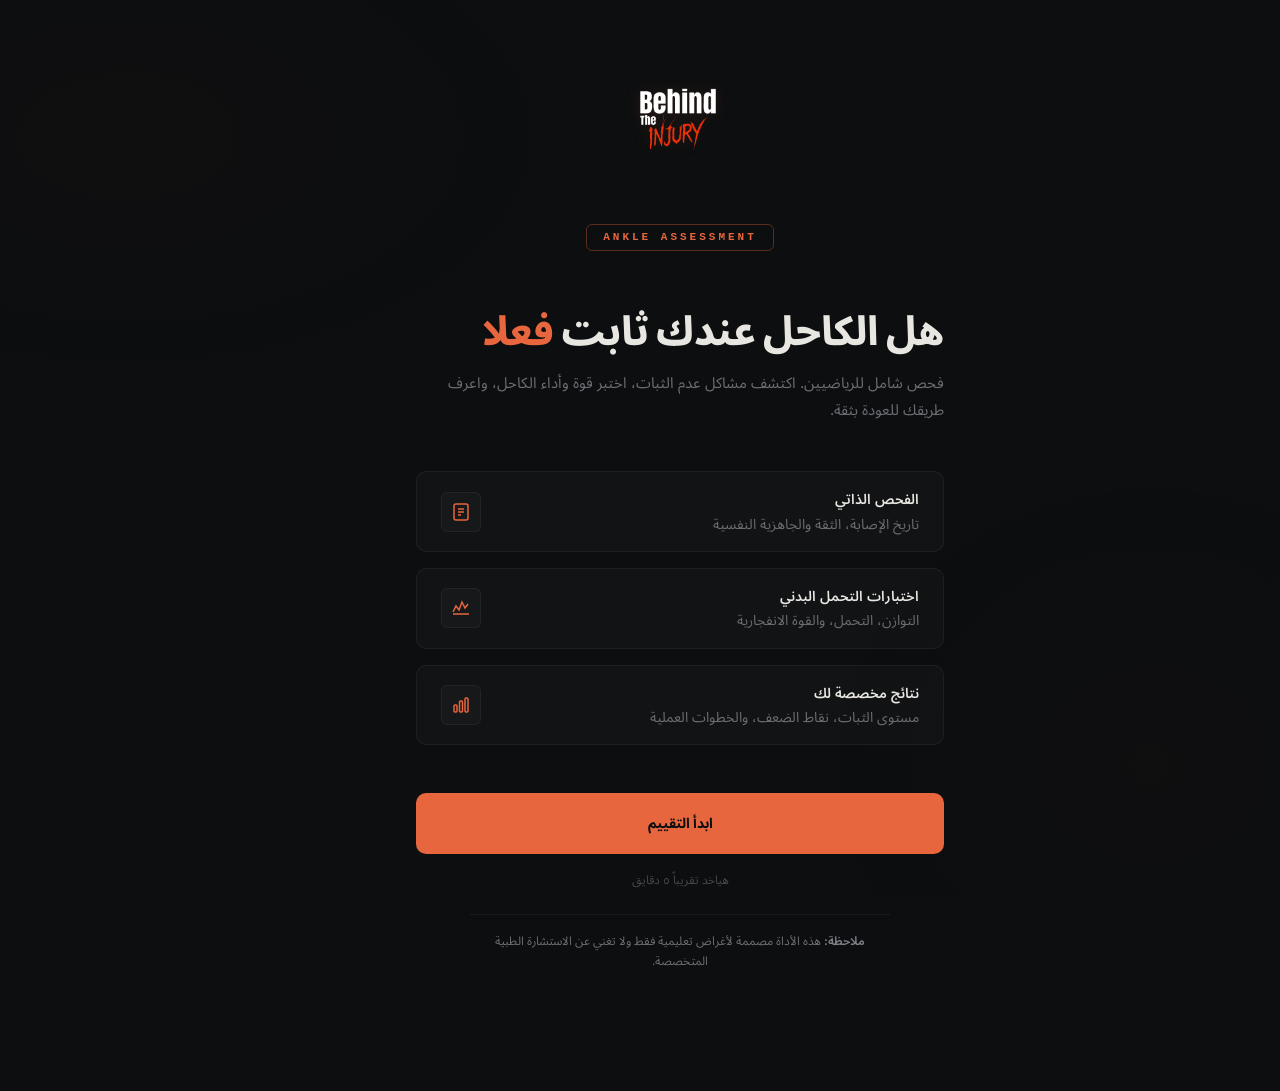
<file: index.html>
<!DOCTYPE html>
<html lang="ar" dir="rtl">
<head>
  <meta charset="UTF-8">
  <meta name="viewport" content="width=device-width, initial-scale=1.0">
  <meta name="description" content="تقييم مجاني لثبات الكاحل للرياضيين. قيّم ثبات كاحلك، اكتشف المشاكل الخفية، واحصل على توصيات تعافي مخصصة. من Ankle 101.">
  <title>تقييم ثبات الكاحل — Ankle 101</title>

  <link rel="preconnect" href="https://fonts.googleapis.com">
  <link rel="preconnect" href="https://fonts.gstatic.com" crossorigin>
  <link href="https://fonts.googleapis.com/css2?family=Inter:wght@300;400;500;600;700&family=Noto+Sans+Arabic:wght@300;400;500;600;700;800&family=Outfit:wght@400;500;600;700;800&display=swap" rel="stylesheet">

  <link rel="stylesheet" href="styles.css?v=13">
</head>
<body>

  <div class="app" id="app">

    <div class="progress-container" id="progressContainer" style="display:none;">
      <div class="progress-bar">
        <div class="progress-fill" id="progressFill"></div>
      </div>
      <div class="progress-labels">
        <span class="progress-phase" id="phaseLabelR" data-i18n="progress.results">النتائج</span>
        <span class="progress-phase" id="phaseLabel2" data-i18n="progress.phase2">المرحلة ٢</span>
        <span class="progress-phase" id="phaseLabel1" data-i18n="progress.phase1">المرحلة ١</span>
      </div>
    </div>

    <div class="screens-container" id="screensContainer">

      <div class="screen active" id="screen-welcome" data-step="0">
        <div class="screen-content">
          <div class="brand-header">
            <img src="logo.png" alt="Behind the Injury" class="brand-logo animate-in">
            <div class="welcome-badge animate-in animate-in-delay-1" data-i18n="welcome.badge">ANKLE ASSESSMENT</div>
          </div>

          <h1 class="welcome-title animate-in animate-in-delay-2" data-i18n="welcome.title">
            هل الكاحل عندك ثابت <em>فعلا</em>
          </h1>

          <p class="welcome-subtitle animate-in animate-in-delay-3" data-i18n="welcome.subtitle">
            أداة فحص شاملة مصممة للرياضيين. اكتشف مشاكل الثبات الخفية، واختبر القدرة الوظيفية الحقيقية لكاحلك، واحصل على خطوات عملية لاستعادة ثقتك.
          </p>

          <div class="welcome-features animate-in animate-in-delay-4">
            <div class="feature-item">
              <div class="feature-icon"><svg viewBox="0 0 20 20"><rect x="3" y="2" width="14" height="16" rx="2" /><line x1="7" y1="7" x2="13" y2="7" /><line x1="7" y1="10" x2="13" y2="10" /><line x1="7" y1="13" x2="10" y2="13" /></svg></div>
              <div class="feature-text">
                <strong data-i18n="welcome.feature1.title">الفحص الذاتي</strong>
                <span data-i18n="welcome.feature1.desc">التاريخ المرضي، الثقة والجاهزية النفسية</span>
              </div>
            </div>
            <div class="feature-item">
              <div class="feature-icon"><svg viewBox="0 0 20 20"><polyline points="2,14 5,8 8,12 11,4 14,10 17,6" /><line x1="2" y1="16" x2="18" y2="16" /></svg></div>
              <div class="feature-text">
                <strong data-i18n="welcome.feature2.title">اختبارات الإجهاد البدني</strong>
                <span data-i18n="welcome.feature2.desc">التوازن، التحمل وقدرة التباطؤ</span>
              </div>
            </div>
            <div class="feature-item">
              <div class="feature-icon"><svg viewBox="0 0 20 20"><rect x="3" y="10" width="3" height="7" rx="1" /><rect x="8.5" y="6" width="3" height="11" rx="1" /><rect x="14" y="3" width="3" height="14" rx="1" /></svg></div>
              <div class="feature-text">
                <strong data-i18n="welcome.feature3.title">نتائج مخصصة</strong>
                <span data-i18n="welcome.feature3.desc">مستوى الثبات، خريطة العجز وخطوات عملية</span>
              </div>
            </div>
          </div>

          <button class="btn-primary animate-in animate-in-delay-5" id="startBtn" data-i18n="welcome.startBtn">
            ابدأ التقييم
          </button>
          <p class="welcome-time animate-in animate-in-delay-5" data-i18n="welcome.time">يستغرق تقريباً ٥ دقائق</p>

          <p class="educational-disclaimer animate-in animate-in-delay-5">
            <strong>ملاحظة:</strong> هذه الأداة مصممة لأغراض تعليمية فقط ولا تغني عن الاستشارة الطبية المتخصصة.
          </p>
        </div>
      </div>

      <!-- ========================================== -->
      <!-- CLINICAL GATEWAY: Medical Disclaimer Only  -->
      <!-- ========================================== -->

      <!-- Legal Disclaimer — Single Hard Gate -->
      <div class="screen hidden" id="screen-legal">
        <div class="screen-content">
          <div class="phase-label">Ankle Protocol — الإقرار الطبي</div>
          <h2 class="question-text">إخلاء مسؤولية طبي</h2>
          <p class="question-subtext" style="color: var(--color-warning);">
            <svg style="width:16px;height:16px;stroke:var(--color-warning);fill:none;stroke-width:1.5;vertical-align:middle;margin-left:6px;" viewBox="0 0 20 20"><path d="M10 2 L18 17 H2 Z" /><line x1="10" y1="8" x2="10" y2="12" /><circle cx="10" cy="14.5" r="0.5" fill="var(--color-warning)" /></svg>
            <strong>برجاء القراءة بعناية قبل المتابعة.</strong>
          </p>
          
          <div class="disclaimer-box">
            <p class="disclaimer-lead-text">
              <strong>هذا التقييم مصمم خصيصاً للتعامل مع حالات عدم الثبات المزمن (Chronic Instability) واختبار العودة إلى الرياضة.</strong>
            </p>
            <p class="disclaimer-prohibition-text">
              يُمنع منعاً باتاً استخدام هذا التقييم إذا كنت تعاني من أي من الأعراض التالية:
            </p>

            <ul class="contraindications-list">
              <li>إصابة حديثة في الكاحل (أقل من أسبوعين).</li>
              <li>تورم نشط أو احمرار في المفصل.</li>
              <li>ألم حاد غير مشخص، أو ألم يمنعك من المشي الطبيعي.</li>
            </ul>

            <div class="disclaimer-consent-divider"></div>

            <label class="checkbox-label">
              <input type="checkbox" id="legal-checkbox">
              <div class="checkbox-text"><strong>أقر بأنني لا أعاني من أي من الأعراض المذكورة أعلاه، وأتحمل المسؤولية الكاملة عن أداء الاختبارات الحركية.</strong></div>
              <div class="custom-checkbox"></div>
            </label>
          </div>
          
          <button id="btn-legal-next" class="btn-primary" disabled>موافق — ابدأ التقييم</button>
        </div>
      </div>

      <!-- ========================================== -->
      <!-- END GATEWAY                                 -->
      <!-- ========================================== -->


      <!-- Step 1: Sport Selection -->
      <div class="screen" id="screen-sport" data-step="1">
        <div class="screen-content">
          <div class="phase-label" data-i18n="phase1.label">المرحلة ١ — تاريخ عدم الثبات</div>
          <h2 class="question-text" data-i18n="sport.title">ما هي رياضتك؟</h2>
          <p class="question-subtext" data-i18n="sport.subtitle">اختر الرياضة الرئيسية التي تمارسها.</p>

          <div class="option-cards" data-question="sport">
            <button class="option-card" data-score="1">
              <div class="option-icon"><svg viewBox="0 0 20 20"><circle cx="10" cy="10" r="7" /><path d="M3,10 Q10,6 17,10 M3,10 Q10,14 17,10" /><line x1="10" y1="3" x2="10" y2="17" /></svg></div>
              <div class="option-info">
                <div class="option-label" data-i18n="sport.opt1.label">كرة القدم</div>
              </div>
              <div class="option-check"></div>
            </button>
            <button class="option-card" data-score="2">
              <div class="option-icon"><svg viewBox="0 0 20 20"><circle cx="10" cy="10" r="7" /><line x1="5" y1="7" x2="15" y2="7" /><line x1="5" y1="13" x2="15" y2="13" /><path d="M5,7 Q10,10 15,7" /><path d="M5,13 Q10,10 15,13" /></svg></div>
              <div class="option-info">
                <div class="option-label" data-i18n="sport.opt2.label">كرة السلة</div>
              </div>
              <div class="option-check"></div>
            </button>
            <button class="option-card" data-score="3">
              <div class="option-icon"><svg viewBox="0 0 20 20"><circle cx="10" cy="10" r="7" /><line x1="3" y1="10" x2="17" y2="10" /><line x1="10" y1="3" x2="10" y2="17" /></svg></div>
              <div class="option-info">
                <div class="option-label" data-i18n="sport.opt3.label">كرة الطائرة / كرة اليد</div>
              </div>
              <div class="option-check"></div>
            </button>
            <button class="option-card" data-score="4">
              <div class="option-icon"><svg viewBox="0 0 20 20"><circle cx="10" cy="10" r="7" /><path d="M6,5 Q10,10 14,5" /><line x1="10" y1="10" x2="10" y2="17" /></svg></div>
              <div class="option-info">
                <div class="option-label" data-i18n="sport.opt4.label">التنس / البادل</div>
              </div>
              <div class="option-check"></div>
            </button>
            <button class="option-card" data-score="5">
              <div class="option-icon"><svg viewBox="0 0 20 20"><circle cx="10" cy="5" r="2" /><line x1="10" y1="7" x2="10" y2="13" /><line x1="6" y1="10" x2="14" y2="10" /><line x1="10" y1="13" x2="7" y2="18" /><line x1="10" y1="13" x2="13" y2="18" /></svg></div>
              <div class="option-info">
                <div class="option-label" data-i18n="sport.opt5.label">أخرى</div>
              </div>
              <div class="option-check"></div>
            </button>
          </div>
        </div>
      </div>

      <!-- Step 2: Sprain Count -->
      <div class="screen" id="screen-q1" data-step="2">
        <div class="screen-content">
          <div class="phase-label" data-i18n="phase1.label">المرحلة ١ — تاريخ عدم الثبات</div>
          <h2 class="question-text" data-i18n="q1.title">كم مرة التوى كاحلك؟</h2>
          <p class="question-subtext" data-i18n="q1.subtitle">اشمل أي مرة انثنى أو التفّ أو انخلع بشكل ملحوظ.</p>

          <div class="option-cards" data-question="sprain_count">
            <button class="option-card" data-score="10">
              <div class="option-icon"><svg viewBox="0 0 20 20"><path d="M10 2 L10 2 C14 2 17 5 17 9 L17 12 C17 14 15 16 13 17 L10 18 L7 17 C5 16 3 14 3 12 L3 9 C3 5 6 2 10 2Z" /></svg></div>
              <div class="option-info">
                <div class="option-label" data-i18n="q1.opt1.label">أبداً</div>
                <div class="option-desc" data-i18n="q1.opt1.desc">لا يوجد تاريخ لالتواء الكاحل</div>
              </div>
              <div class="option-check"></div>
            </button>
            <button class="option-card" data-score="7">
              <div class="option-icon"><svg viewBox="0 0 20 20"><circle cx="10" cy="10" r="7" /><text x="10" y="14" text-anchor="middle" fill="currentColor" stroke="none" font-size="10" font-weight="700" font-family="var(--font-mono)">1</text></svg></div>
              <div class="option-info">
                <div class="option-label" data-i18n="q1.opt2.label">مرة واحدة</div>
                <div class="option-desc" data-i18n="q1.opt2.desc">حادثة منفردة واحدة</div>
              </div>
              <div class="option-check"></div>
            </button>
            <button class="option-card" data-score="4">
              <div class="option-icon"><svg viewBox="0 0 20 20"><path d="M10 2 L18 17 H2 Z" /><line x1="10" y1="8" x2="10" y2="12" /><circle cx="10" cy="14.5" r="0.5" fill="currentColor" /></svg></div>
              <div class="option-info">
                <div class="option-label" data-i18n="q1.opt3.label">٢–٣ مرات</div>
                <div class="option-desc" data-i18n="q1.opt3.desc">التواءات متعددة على مر الوقت</div>
              </div>
              <div class="option-check"></div>
            </button>
            <button class="option-card" data-score="1">
              <div class="option-icon"><svg viewBox="0 0 20 20"><circle cx="10" cy="10" r="7" /><line x1="10" y1="6" x2="10" y2="11" /><circle cx="10" cy="13.5" r="0.7" fill="currentColor" /></svg></div>
              <div class="option-info">
                <div class="option-label" data-i18n="q1.opt4.label">٤ مرات أو أكثر</div>
                <div class="option-desc" data-i18n="q1.opt4.desc">التواءات متكررة ومتتالية</div>
              </div>
              <div class="option-check"></div>
            </button>
          </div>
        </div>
      </div>

      <!-- Step 3: Giving Way -->
      <div class="screen" id="screen-q3" data-step="3">
        <div class="screen-content">
          <div class="phase-label" data-i18n="phase1.label">المرحلة ١ — تاريخ عدم الثبات</div>
          <h2 class="question-text" data-i18n="q3.title">كم مرة ينخلع كاحلك أو تشعر أنه قد ينثني؟</h2>
          <p class="question-subtext" data-i18n="q3.subtitle">أثناء الرياضة، المشي على أرض غير مستوية، أو الأنشطة اليومية.</p>

          <div class="option-cards" data-question="giving_way">
            <button class="option-card" data-score="10">
              <div class="option-icon"><svg viewBox="0 0 20 20"><path d="M10 2 L10 2 C14 2 17 5 17 9 L17 12 C17 14 15 16 13 17 L10 18 L7 17 C5 16 3 14 3 12 L3 9 C3 5 6 2 10 2Z" /></svg></div>
              <div class="option-info">
                <div class="option-label" data-i18n="q3.opt1.label">أبداً</div>
                <div class="option-desc" data-i18n="q3.opt1.desc">يبدو ثابتاً تماماً في كل الأوقات</div>
              </div>
              <div class="option-check"></div>
            </button>
            <button class="option-card" data-score="7">
              <div class="option-icon"><svg viewBox="0 0 20 20"><rect x="3" y="10" width="3" height="7" rx="1" /><rect x="8.5" y="6" width="3" height="11" rx="1" /><rect x="14" y="3" width="3" height="14" rx="1" /></svg></div>
              <div class="option-info">
                <div class="option-label" data-i18n="q3.opt2.label">نادراً</div>
                <div class="option-desc" data-i18n="q3.opt2.desc">فقط في المواقف القصوى أو عند الإرهاق الشديد</div>
              </div>
              <div class="option-check"></div>
            </button>
            <button class="option-card" data-score="4">
              <div class="option-icon"><svg viewBox="0 0 20 20"><path d="M10 2 L18 17 H2 Z" /><line x1="10" y1="8" x2="10" y2="12" /><circle cx="10" cy="14.5" r="0.5" fill="currentColor" /></svg></div>
              <div class="option-info">
                <div class="option-label" data-i18n="q3.opt3.label">أحياناً</div>
                <div class="option-desc" data-i18n="q3.opt3.desc">أثناء الرياضة أو على أرض غير مستوية</div>
              </div>
              <div class="option-check"></div>
            </button>
            <button class="option-card" data-score="1">
              <div class="option-icon"><svg viewBox="0 0 20 20"><circle cx="10" cy="10" r="7" /><line x1="10" y1="6" x2="10" y2="11" /><circle cx="10" cy="13.5" r="0.7" fill="currentColor" /></svg></div>
              <div class="option-info">
                <div class="option-label" data-i18n="q3.opt4.label">كثيراً</div>
                <div class="option-desc" data-i18n="q3.opt4.desc">حتى أثناء الأنشطة اليومية العادية</div>
              </div>
              <div class="option-check"></div>
            </button>
          </div>
        </div>
      </div>

      <!-- Step 4: Post-Session Symptoms (NEW) -->
      <div class="screen" id="screen-q4" data-step="4">
        <div class="screen-content">
          <div class="phase-label" data-i18n="phase1.label">المرحلة ١ — تاريخ عدم الثبات</div>
          <h2 class="question-text" data-i18n="q3_new.title">بتحس بأي ورم، وجع، أو تيبس بعد التمرين؟</h2>
          <p class="question-subtext" data-i18n="q3_new.subtitle">قيّم حالة الكاحل بعد أي مجهود أو تمرينة تقيلة.</p>

          <div class="option-cards" data-question="post_session_symptoms">
            <button class="option-card" data-score="10">
              <div class="option-icon"><svg viewBox="0 0 20 20"><path d="M10 2 L10 2 C14 2 17 5 17 9 L17 12 C17 14 15 16 13 17 L10 18 L7 17 C5 16 3 14 3 12 L3 9 C3 5 6 2 10 2Z" /></svg></div>
              <div class="option-info">
                <div class="option-label" data-i18n="q3_new.opt1.label">مفيش خالص</div>
                <div class="option-desc" data-i18n="q3_new.opt1.desc">طبيعي جداً ومفيش أي مشكلة بعد التمرين</div>
              </div>
              <div class="option-check"></div>
            </button>
            <button class="option-card" data-score="7">
              <div class="option-icon"><svg viewBox="0 0 20 20"><rect x="3" y="10" width="3" height="7" rx="1" /><rect x="8.5" y="6" width="3" height="11" rx="1" /><rect x="14" y="3" width="3" height="14" rx="1" /></svg></div>
              <div class="option-info">
                <div class="option-label" data-i18n="q3_new.opt2.label">حاجة بسيطة</div>
                <div class="option-desc" data-i18n="q3_new.opt2.desc">تيبس خفيف تاني يوم الصبح بس بيفك بسرعة</div>
              </div>
              <div class="option-check"></div>
            </button>
            <button class="option-card" data-score="4">
              <div class="option-icon"><svg viewBox="0 0 20 20"><path d="M10 2 L18 17 H2 Z" /><line x1="10" y1="8" x2="10" y2="12" /><circle cx="10" cy="14.5" r="0.5" fill="currentColor" /></svg></div>
              <div class="option-info">
                <div class="option-label" data-i18n="q3_new.opt3.label">متوسط ومزعج</div>
                <div class="option-desc" data-i18n="q3_new.opt3.desc">ورم أو وجع ملحوظ بياخد يوم بحاله عشان يروح</div>
              </div>
              <div class="option-check"></div>
            </button>
            <button class="option-card" data-score="1">
              <div class="option-icon"><svg viewBox="0 0 20 20"><circle cx="10" cy="10" r="7" /><line x1="10" y1="6" x2="10" y2="11" /><circle cx="10" cy="13.5" r="0.7" fill="currentColor" /></svg></div>
              <div class="option-info">
                <div class="option-label" data-i18n="q3_new.opt4.label">شديد ومستمر</div>
                <div class="option-desc" data-i18n="q3_new.opt4.desc">ورم مستمر بيمنعني أنزل التمرينة اللي بعدها</div>
              </div>
              <div class="option-check"></div>
            </button>
          </div>
        </div>
      </div>

      <!-- Step 5: Confidence Sliders -->
      <div class="screen" id="screen-confidence" data-step="5">
        <div class="screen-content">
          <div class="phase-label" data-i18n="confidence.label">المرحلة ١ — الثقة النفسية</div>

          <div class="slider-questions">
            <div class="slider-question">
              <h2 class="slider-question-text" data-i18n="confidence.q1.title">ما مدى ثقتك في كاحلك أثناء تغيير الاتجاه، القفز، أو الهبوط؟</h2>
              <p class="slider-subtext" data-i18n="confidence.q1.subtitle">فكّر في الحركات العالية الشدة وغير المتوقعة في رياضتك.</p>
              <div class="slider-container">
                <div class="slider-value-display">
                  <div class="slider-value-number" id="confidenceValue">5</div>
                  <div class="slider-value-label" id="confidenceLabel">ثقة متوسطة</div>
                </div>
                <input type="range" min="1" max="10" value="5" id="confidenceSlider">
                <div class="slider-labels">
                  <span data-i18n="confidence.slider.low">لا ثقة</span>
                  <span data-i18n="confidence.slider.high">ثقة كاملة</span>
                </div>
              </div>
            </div>

            <div class="slider-question">
              <h2 class="slider-question-text" data-i18n="confidence.q2.title">ما مدى تأثير الخوف من الإصابة مجدداً على أدائك؟</h2>
              <p class="slider-subtext" data-i18n="confidence.q2.subtitle">هل القلق بشأن كاحلك يعيقك أثناء التدريب أو المنافسة؟</p>
              <div class="slider-container">
                <div class="slider-value-display">
                  <div class="slider-value-number" id="fearValue">5</div>
                  <div class="slider-value-label" id="fearLabel">تأثير متوسط</div>
                </div>
                <input type="range" min="1" max="10" value="5" id="fearSlider">
                <div class="slider-labels">
                  <span data-i18n="confidence.fear.low">يعيقني باستمرار</span>
                  <span data-i18n="confidence.fear.high">لا خوف على الإطلاق</span>
                </div>
              </div>
            </div>
          </div>

          <button class="btn-primary" id="confidenceNext" style="margin-top:32px;" data-i18n="confidence.next">متابعة</button>
        </div>
      </div>

      <!-- Step 6: Phase 2 Transition -->
      <div class="screen" id="screen-phase2" data-step="6">
        <div class="screen-content">
          <div class="phase-transition">
            <div class="phase-transition-icon"><svg viewBox="0 0 20 20"><polyline points="2,14 5,8 8,12 11,4 14,10 17,6" /><line x1="2" y1="16" x2="18" y2="16" /></svg></div>
            <h2 data-i18n="phase2.transition.label">المرحلة ٢</h2>
            <h3 data-i18n="phase2.transition.title">اختبارات الإجهاد البدني</h3>
            <p data-i18n="phase2.transition.desc">الآن سنختبر القدرة الوظيفية الحقيقية لكاحلك. ستقوم بإجراء ٣ اختبارات بدنية سريعة لتقييم التوازن والتحمل والقوة الانفجارية.</p>
            <button class="btn-primary" id="phase2Start" data-i18n="phase2.transition.start">ابدأ الاختبارات</button>
          </div>
        </div>
      </div>

      <!-- Step 7: Balance Test -->
      <div class="screen" id="screen-balance" data-step="7">
        <div class="screen-content">
          <div class="phase-label" data-i18n="balance.label">المرحلة ٢ — التحكم بالتوازن</div>
          <h2 class="question-text" data-i18n="balance.title">اختبار التوازن على رجل واحدة بعينين مغلقتين</h2>
          <p class="test-purpose" data-i18n="balance.purpose">تقييم الحس العميق والتحكم العصبي العضلي.</p>

          <div class="test-instructions">
            <h4 data-i18n="balance.instructions.title">التعليمات</h4>
            <ol>
              <li data-i18n="balance.step1">قف على رجلك المصابة</li>
              <li data-i18n="balance.step2">ارفع قدمك الأخرى عن الأرض</li>
              <li data-i18n="balance.step3">أغمض عينيك وأبقِ ذراعيك مسترخيتين</li>
              <li data-i18n="balance.step4">استمر أطول مدة ممكنة (حد أقصى ٣٠ ثانية)</li>
              <li data-i18n="balance.step5">اضغط "فقدت توازني" عندما لا تستطيع الاستمرار</li>
            </ol>
          </div>

          <div class="timer-display">
            <div class="timer-ring-container">
              <svg class="timer-ring" viewBox="0 0 200 200">
                <circle class="timer-ring-bg" cx="100" cy="100" r="90"/>
                <circle class="timer-ring-fill" id="timerRingFill" cx="100" cy="100" r="90"/>
              </svg>
              <div class="timer-text">
                <div class="timer-value" id="timerValue">0.0</div>
                <div class="timer-unit" data-i18n="balance.timer.unit">ثانية</div>
              </div>
            </div>
          </div>

          <div class="timer-controls">
            <button class="btn-primary" id="balanceStart" data-i18n="balance.start">ابدأ المؤقت</button>
            <button class="btn-danger" id="balanceStop" style="display:none;" data-i18n="balance.stop">فقدت توازني</button>
          </div>
        </div>
      </div>

      <!-- Step 8: Calf Raise Test -->
      <div class="screen" id="screen-calfraise" data-step="8">
        <div class="screen-content">
          <div class="phase-label" data-i18n="calf.label">المرحلة ٢ — تحمل عضلة الساق</div>
          <h2 class="question-text" data-i18n="calf.title">اختبار تحمل رفع الكعب على رجل واحدة</h2>
          <p class="test-purpose" data-i18n="calf.purpose">قياس تحمل عضلات الساق وقدرة امتصاص القوة.</p>

          <div class="test-instructions">
            <h4 data-i18n="calf.instructions.title">التعليمات</h4>
            <ol>
              <li data-i18n="calf.step1">قف على رجلك المصابة بالقرب من حائط للاستناد الخفيف</li>
              <li data-i18n="calf.step2">ارتفع على أصابع قدمك لأعلى ما يمكن</li>
              <li data-i18n="calf.step3">انزل للأسفل بتحكم</li>
              <li data-i18n="calf.step4">اضغط الزر أدناه لكل تكرار مكتمل</li>
              <li data-i18n="calf.step5">توقف عندما لا تستطيع الوصول للارتفاع الكامل</li>
            </ol>
          </div>

          <div class="counter-display">
            <div class="counter-value" id="calfCount">0</div>
            <div class="counter-label" data-i18n="calf.counter.label">تكرارات مكتملة</div>
          </div>

          <button class="btn-counter" id="calfCountBtn" data-i18n="calf.tapBtn">اضغط لكل تكرار</button>
          <button class="btn-primary" id="calfDone" style="margin-top:16px;" data-i18n="calf.doneBtn">انتهيت — لا أستطيع المزيد</button>
        </div>
      </div>

      <!-- Step 9: Side Hop Test -->
      <div class="screen" id="screen-sidehop" data-step="9">
        <div class="screen-content">
          <div class="phase-label" data-i18n="sidehop.label">المرحلة ٢ — القوة والانفجارية</div>
          <h2 class="question-text" data-i18n="sidehop.title">اختبار القفز الجانبي</h2>
          <p class="test-purpose" data-i18n="sidehop.purpose">تقييم القوة الانفجارية والتحكم الديناميكي والثبات أثناء الحركة المتكررة.</p>

          <div class="test-instructions">
            <h4 data-i18n="sidehop.instructions.title">التعليمات</h4>
            <ol>
              <li data-i18n="sidehop.step1">ضع شريطاً لاصقاً أو حدد خطاً على الأرض بعرض ٣٠ سم تقريباً</li>
              <li data-i18n="sidehop.step2">قف على رجلك المصابة بجانب الخط</li>
              <li data-i18n="sidehop.step3">اقفز جانبياً ذهاباً وإياباً فوق الخط بأسرع ما يمكن</li>
              <li data-i18n="sidehop.step4">استمر لمدة ٣٠ ثانية مع الحفاظ على التحكم والتوازن</li>
              <li data-i18n="sidehop.step5">ركز على الهبوط بخفة وثبات في كل قفزة</li>
              <li data-i18n="sidehop.step6">قيّم تجربتك بصدق أدناه</li>
            </ol>
          </div>

          <div class="option-cards" data-question="sidehop_result">
            <button class="option-card" data-score="15">
              <div class="option-icon"><svg viewBox="0 0 20 20"><circle cx="10" cy="10" r="7" /><polyline points="7,10 9.5,12.5 13.5,7.5" /></svg></div>
              <div class="option-info">
                <div class="option-label" data-i18n="sidehop.opt1.label">أكملت بسلاسة تامة</div>
                <div class="option-desc" data-i18n="sidehop.opt1.desc">٣٠ ثانية كاملة بتحكم وإيقاع ثابت بدون ألم أو تردد</div>
              </div>
              <div class="option-check"></div>
            </button>
            <button class="option-card" data-score="10">
              <div class="option-icon"><svg viewBox="0 0 20 20"><line x1="5" y1="10" x2="15" y2="10" /></svg></div>
              <div class="option-info">
                <div class="option-label" data-i18n="sidehop.opt2.label">أكملت مع انزعاج بسيط</div>
                <div class="option-desc" data-i18n="sidehop.opt2.desc">أنهيت الـ ٣٠ ثانية لكن لاحظت عدم استقرار خفيف أو انزعاج بسيط قرب النهاية</div>
              </div>
              <div class="option-check"></div>
            </button>
            <button class="option-card" data-score="5">
              <div class="option-icon"><svg viewBox="0 0 20 20"><path d="M10 2 L18 17 H2 Z" /><line x1="10" y1="8" x2="10" y2="12" /><circle cx="10" cy="14.5" r="0.5" fill="currentColor" /></svg></div>
              <div class="option-info">
                <div class="option-label" data-i18n="sidehop.opt3.label">أكملت جزئياً</div>
                <div class="option-desc" data-i18n="sidehop.opt3.desc">اضطررت للتبطيء بشكل ملحوظ أو التوقف مؤقتاً بسبب عدم الاستقرار أو الانزعاج</div>
              </div>
              <div class="option-check"></div>
            </button>
            <button class="option-card" data-score="2">
              <div class="option-icon"><svg viewBox="0 0 20 20"><circle cx="10" cy="10" r="7" /><line x1="10" y1="6" x2="10" y2="11" /><circle cx="10" cy="13.5" r="0.7" fill="currentColor" /></svg></div>
              <div class="option-info">
                <div class="option-label" data-i18n="sidehop.opt4.label">لم أستطع الإكمال</div>
                <div class="option-desc" data-i18n="sidehop.opt4.desc">توقفت مبكراً بسبب الألم أو الخوف أو فقدان التوازن</div>
              </div>
              <div class="option-check"></div>
            </button>
          </div>
        </div>
      </div>

      <!-- Step 10: Email Gate -->
      <div class="screen" id="screen-email-gate" data-step="10">
        <div class="screen-content">
          <div class="email-gate">
            <div class="email-gate-icon"><svg viewBox="0 0 20 20"><rect x="3" y="10" width="3" height="7" rx="1" /><rect x="8.5" y="6" width="3" height="11" rx="1" /><rect x="14" y="3" width="3" height="14" rx="1" /></svg></div>
            <h2 class="email-gate-title" data-i18n="emailGate.title">نتائجك جاهزة تقريباً!</h2>
            <p class="email-gate-desc" data-i18n="emailGate.desc">اكتب إيميلك عشان تشوف تقريرك. هنبعتلك إيميل عن برنامج Bulletproof Ankle بعد حوالي ساعة.</p>
            <form class="email-gate-form" id="gateEmailForm" novalidate>
              <input type="email" id="gateEmailInput" data-i18n="emailGate.placeholder" placeholder="بريدك الإلكتروني"
                aria-label="البريد الإلكتروني" aria-describedby="gateEmailError" autocomplete="email" maxlength="254" dir="ltr" required>
              <p class="email-gate-error" id="gateEmailError" role="alert" hidden></p>
              <button class="btn-primary" id="gateEmailSubmit" type="submit" data-i18n="emailGate.submit">عرض النتائج</button>
            </form>
          </div>
        </div>
      </div>

      <!-- Step 11: Results -->
      <div class="screen" id="screen-results" data-step="11">
        <div class="screen-content">

          <div class="results-header">
            <div class="welcome-badge" data-i18n="welcome.badge">ANKLE ASSESSMENT</div>
            <h2 data-i18n="results.header">نتائج تقييمك</h2>
          </div>

          <div class="score-display">
            <div class="score-ring-container">
              <svg class="score-ring" viewBox="0 0 200 200">
                <circle class="score-ring-bg" cx="100" cy="100" r="80"/>
                <circle class="score-ring-fill" id="scoreRingFill" cx="100" cy="100" r="80"/>
              </svg>
              <div class="score-text">
                <div class="score-number" id="scoreValue">0</div>
                <div class="score-total" data-i18n="results.scoreTotal">/ 100</div>
              </div>
            </div>
          </div>

          <div class="tier-badge" id="tierBadge"></div>

          <div class="acute-warning" id="acuteWarning" style="display:none;">
            <div class="acute-warning-title" data-i18n="results.acuteWarning.title"><svg style="width:16px;height:16px;stroke:var(--color-danger);fill:none;stroke-width:1.5;flex-shrink:0;" viewBox="0 0 20 20"><path d="M10 2 L18 17 H2 Z" /><line x1="10" y1="8" x2="10" y2="12" /><circle cx="10" cy="14.5" r="0.5" fill="var(--color-danger)" /></svg> تنبيه مهم</div>
            <p data-i18n="results.acuteWarning.text">
              بناءً على إجاباتك، قد تكون إصابتك لا تزال في المرحلة الحادة.
              ننصح بمراجعة أخصائي طب رياضي قبل البدء بأي برنامج تأهيل.
              التوصيات أدناه لا تزال ذات صلة لكن يجب مناقشتها مع مقدم الرعاية الصحية أولاً.
            </p>
          </div>

          <div class="chart-container">
            <canvas id="radarChart"></canvas>
          </div>

          <div class="category-bars" id="categoryBars"></div>

          <div class="insights-section" id="insightsSection">
            <div class="insights-title">
              <svg style="width:18px;height:18px;stroke:var(--accent);fill:none;stroke-width:1.5;flex-shrink:0;" viewBox="0 0 20 20"><circle cx="10" cy="10" r="7"/><line x1="10" y1="7" x2="10" y2="10"/><circle cx="10" cy="13" r="0.7" fill="var(--accent)"/></svg>
              التشخيص
            </div>
            <p class="insights-text" id="insightsText"></p>
          </div>

          <div class="cta-section">
            <div class="cta-card">
              <div class="cta-badge">ANKLE PROTOCOL</div>
              <h3>التقييم كشف الخلل.. التمارين العشوائية مش هتحله.</h3>
              <p id="ctaText"></p>
              <a href="https://amrkhalid198.github.io/Landing-page/" target="_blank" rel="noopener" class="btn-cta" id="ctaButton">احصل على الـ ANKLE PROTOCOL الكامل</a>
              <p class="cta-reassurance">نظام تأهيل مبني على تدرج علمي في الأحمال — مش مجرد تمارين عشوائية.</p>
            </div>
          </div>

          <div class="retake-container">
            <button class="btn-text" id="retakeBtn" data-i18n="results.retake">إعادة التقييم</button>
          </div>

        </div>
      </div>

    </div>

    <!-- Back Navigation Button -->
    <button class="btn-back" id="backBtn" aria-label="رجوع">
      <span>الرجوع للوراء</span>
      <svg viewBox="0 0 20 20"><polyline points="12,4 6,10 12,16" /></svg>
    </button>

    <!-- Sticky CTA — results screen only. Slides up once the score ring
         scrolls away, hides again when the full CTA card comes into view. -->
    <div class="sticky-cta" id="stickyCta" aria-hidden="true">
      <div class="sticky-cta-inner">
        <div class="sticky-cta-info">
          <span class="sticky-cta-score" id="stickyCtaScore">0<small>/100</small></span>
          <span class="sticky-cta-tier" id="stickyCtaTier"></span>
        </div>
        <a href="https://amrkhalid198.github.io/Landing-page/" target="_blank" rel="noopener"
           class="sticky-cta-btn" id="stickyCtaBtn" data-i18n="stickyCta.button" tabindex="-1">ابدأ الـ ANKLE PROTOCOL</a>
      </div>
    </div>

  </div>
  
  <div class="calculating-overlay" id="calculatingOverlay">
    <div class="calculating-spinner"></div>
    <div class="calculating-text" data-i18n="calculating.text">جارٍ تحليل نتائجك…</div>
  </div>

  <script src="i18n.js?v=program-follow-up"></script>
  <script>I18n.init();</script>
  <script src="scoring.js"></script>
  <script src="timer.js"></script>
  <script src="charts.js"></script>
  <script src="app.js?v=program-follow-up"></script>

</body>
</html>
</file>
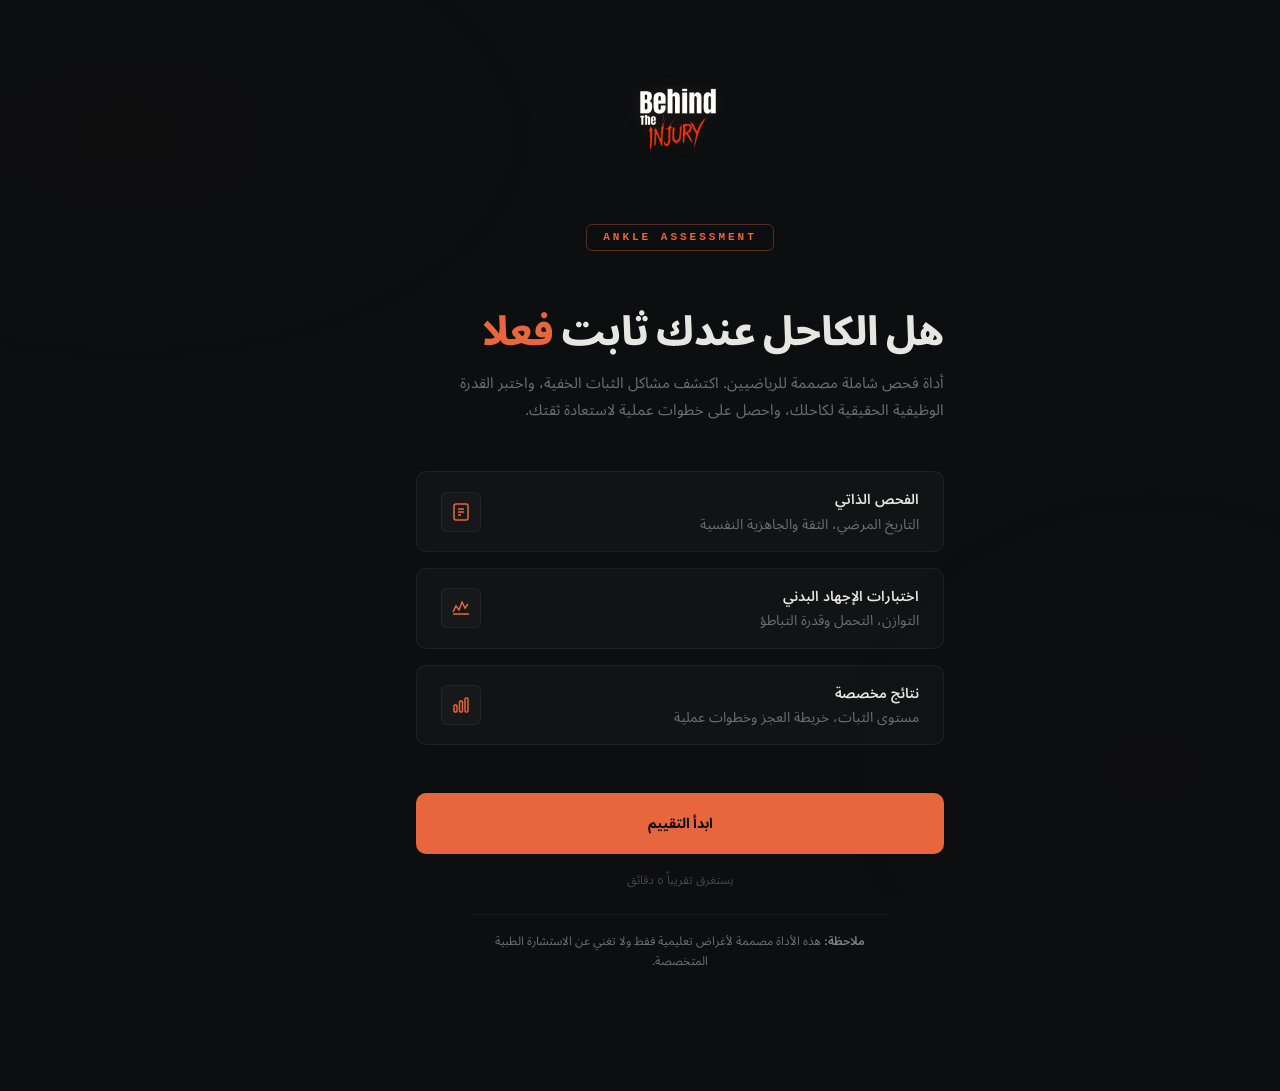
<file: index.html.html>
<!DOCTYPE html>
<html lang="ar" dir="rtl">
<head>
  <meta charset="UTF-8">
  <meta name="viewport" content="width=device-width, initial-scale=1.0">
  <meta name="description" content="تقييم مجاني لثبات الكاحل للرياضيين. قيّم ثبات كاحلك، اكتشف المشاكل الخفية، واحصل على توصيات تعافي مخصصة. من Ankle 101.">
  <title>تقييم ثبات الكاحل — Ankle 101</title>

  <link rel="preconnect" href="https://fonts.googleapis.com">
  <link rel="preconnect" href="https://fonts.gstatic.com" crossorigin>
  <link href="https://fonts.googleapis.com/css2?family=Inter:wght@300;400;500;600;700&family=Noto+Sans+Arabic:wght@300;400;500;600;700;800&family=Outfit:wght@400;500;600;700;800&display=swap" rel="stylesheet">

  <link rel="stylesheet" href="styles.css?v=3">
</head>
<body>

  <div class="app" id="app">

    <div class="progress-container" id="progressContainer" style="display:none;">
      <div class="progress-bar">
        <div class="progress-fill" id="progressFill"></div>
      </div>
      <div class="progress-labels">
        <span class="progress-phase" id="phaseLabel1" data-i18n="progress.phase1">المرحلة ١</span>
        <span class="progress-phase" id="phaseLabel2" data-i18n="progress.phase2">المرحلة ٢</span>
        <span class="progress-phase" id="phaseLabelR" data-i18n="progress.results">النتائج</span>
      </div>
    </div>

    <div class="screens-container" id="screensContainer">

      <div class="screen active" id="screen-welcome" data-step="0">
        <div class="screen-content">
          <div class="brand-header">
            <img src="logo.png" alt="Behind the Injury" class="brand-logo animate-in">
            <div class="welcome-badge animate-in animate-in-delay-1" data-i18n="welcome.badge">ANKLE ASSESSMENT</div>
          </div>

          <h1 class="welcome-title animate-in animate-in-delay-2" data-i18n="welcome.title">
            هل الكاحل عندك ثابت <em>فعلا</em>
          </h1>

          <p class="welcome-subtitle animate-in animate-in-delay-3" data-i18n="welcome.subtitle">
            أداة فحص شاملة مصممة للرياضيين. اكتشف مشاكل الثبات الخفية، واختبر القدرة الوظيفية الحقيقية لكاحلك، واحصل على خطوات عملية لاستعادة ثقتك.
          </p>

          <div class="welcome-features animate-in animate-in-delay-4">
            <div class="feature-item">
              <div class="feature-icon"><svg viewBox="0 0 20 20"><rect x="3" y="2" width="14" height="16" rx="2" /><line x1="7" y1="7" x2="13" y2="7" /><line x1="7" y1="10" x2="13" y2="10" /><line x1="7" y1="13" x2="10" y2="13" /></svg></div>
              <div class="feature-text">
                <strong data-i18n="welcome.feature1.title">الفحص الذاتي</strong>
                <span data-i18n="welcome.feature1.desc">التاريخ المرضي، الثقة والجاهزية النفسية</span>
              </div>
            </div>
            <div class="feature-item">
              <div class="feature-icon"><svg viewBox="0 0 20 20"><polyline points="2,14 5,8 8,12 11,4 14,10 17,6" /><line x1="2" y1="16" x2="18" y2="16" /></svg></div>
              <div class="feature-text">
                <strong data-i18n="welcome.feature2.title">اختبارات الإجهاد البدني</strong>
                <span data-i18n="welcome.feature2.desc">التوازن، التحمل وقدرة التباطؤ</span>
              </div>
            </div>
            <div class="feature-item">
              <div class="feature-icon"><svg viewBox="0 0 20 20"><rect x="3" y="10" width="3" height="7" rx="1" /><rect x="8.5" y="6" width="3" height="11" rx="1" /><rect x="14" y="3" width="3" height="14" rx="1" /></svg></div>
              <div class="feature-text">
                <strong data-i18n="welcome.feature3.title">نتائج مخصصة</strong>
                <span data-i18n="welcome.feature3.desc">مستوى الثبات، خريطة العجز وخطوات عملية</span>
              </div>
            </div>
          </div>

          <button class="btn-primary animate-in animate-in-delay-5" id="startBtn" data-i18n="welcome.startBtn">
            ابدأ التقييم
          </button>
          <p class="welcome-time animate-in animate-in-delay-5" data-i18n="welcome.time">يستغرق تقريباً ٥ دقائق</p>

          <p class="educational-disclaimer animate-in animate-in-delay-5">
            <strong>ملاحظة:</strong> هذه الأداة مصممة لأغراض تعليمية فقط ولا تغني عن الاستشارة الطبية المتخصصة.
          </p>
        </div>
      </div>

      <!-- ========================================== -->
      <!-- ARMOR PROTOCOL: CLINICAL GATEWAY SCREENS   -->
      <!-- ========================================== -->

      <!-- PHASE 1: Medical Disclaimer Gateway (Hard-Gate) -->
      <div class="screen hidden" id="screen-legal">
        <div class="screen-content">
          <div class="phase-label">Armor Protocol — Gateway</div>
          <h2 class="question-text">إخلاء مسؤولية طبي</h2>
          <p class="question-subtext" style="color: var(--color-warning);">
            <svg style="width:16px;height:16px;stroke:var(--color-warning);fill:none;stroke-width:1.5;vertical-align:middle;margin-left:6px;" viewBox="0 0 20 20"><path d="M10 2 L18 17 H2 Z" /><line x1="10" y1="8" x2="10" y2="12" /><circle cx="10" cy="14.5" r="0.5" fill="var(--color-warning)" /></svg>
            <strong>برجاء القراءة بعناية قبل المتابعة.</strong>
          </p>
          
          <div class="disclaimer-box">
            <p class="disclaimer-lead-text">
              <strong>هذا التقييم مصمم خصيصاً للتعامل مع حالات عدم الثبات المزمن (Chronic Instability) واختبار العودة الى الرياضة.</strong>
            </p>
            <p class="disclaimer-prohibition-text">
              يُمنع منعاً باتاً استخدام هذا التقييم إذا كنت تعاني من أي من الأعراض التالية:
            </p>

            <ul class="contraindications-list">
              <li>إصابة حديثة في الكاحل (أقل من أسبوعين).</li>
              <li>تورم نشط أو احمرار في المفصل.</li>
              <li>ألم حاد غير مشخص، أو ألم يمنعك من المشي الطبيعي.</li>
            </ul>

            <div class="disclaimer-consent-divider"></div>

            <label class="checkbox-label">
              <input type="checkbox" id="legal-checkbox">
              <div class="custom-checkbox"></div>
              <div class="checkbox-text"><strong>أقر بأنني لا أعاني من أي من الأعراض المذكورة أعلاه، وأتحمل المسؤولية الكاملة عن أداء الاختبارات الحركية.</strong></div>
            </label>
          </div>
          
          <button id="btn-legal-next" class="btn-primary" disabled>موافق — متابعة</button>
        </div>
      </div>

      <!-- PHASE 2: Timeline Filter -->
      <div class="screen hidden" id="screen-timeline">
        <div class="screen-content">
          <div class="phase-label">Armor Protocol — Gateway</div>
          <h2 class="question-text">تاريخ الإصابة</h2>
          <p class="question-subtext">إمتى كانت آخر مرة حصلك فيها التواء (Sprain) في الكاحل؟</p>
          
          <div class="option-cards" id="timeline-options">
            
            <label class="option-card radio-label-card">
              <input type="radio" name="timeline" value="acute" class="hidden-radio">
              <div class="option-icon"><svg viewBox="0 0 20 20"><path d="M10 2 v6 M10 12 v6 M6 6 h8 M6 14 h8" /><rect x="5" y="2" width="10" height="16" rx="2" fill="none" /></svg></div>
              <div class="option-info">
                <div class="option-label">من أقل من شهر</div>
                <div class="option-desc">إصابة حديثة (Acute) — تورم أو ألم نشط</div>
              </div>
              <div class="option-check radio-check"></div>
            </label>
            
            <label class="option-card radio-label-card">
              <input type="radio" name="timeline" value="sub-acute" class="hidden-radio">
              <div class="option-icon"><svg viewBox="0 0 20 20"><rect x="3" y="3" width="14" height="14" rx="2" /><line x1="3" y1="7" x2="17" y2="7" /><line x1="7" y1="3" x2="7" y2="7" /><line x1="13" y1="3" x2="13" y2="7" /></svg></div>
              <div class="option-info">
                <div class="option-label">من شهر لـ ٣ شهور</div>
                <div class="option-desc">مرحلة التعافي المتوسطة (Sub-acute)</div>
              </div>
              <div class="option-check radio-check"></div>
            </label>
            
            <label class="option-card radio-label-card">
              <input type="radio" name="timeline" value="chronic" class="hidden-radio">
              <div class="option-icon"><svg viewBox="0 0 20 20"><rect x="3" y="3" width="14" height="14" rx="2" /><line x1="3" y1="7" x2="17" y2="7" /><polyline points="8,11 10,13 13,10" /></svg></div>
              <div class="option-info">
                <div class="option-label">من أكتر من ٣ شهور</div>
                <div class="option-desc">إصابة قديمة (Chronic Instability)</div>
              </div>
              <div class="option-check radio-check"></div>
            </label>

          </div>
        </div>
      </div>

      <!-- PHASE 3: Triage Questions -->
      <div class="screen hidden" id="screen-triage">
        <div class="screen-content">
          <div class="phase-label">Armor Protocol — Gateway</div>
          <h2 class="question-text">تقييم الأعراض</h2>
          <p class="question-subtext">برجاء الإجابة على الأسئلة دي عشان نتأكد إن الاختبار آمن ليك:</p>
          
          <div class="triage-form">
            
            <div class="triage-question-block">
              <h3 class="triage-q-title">١. هل عندك تورم شديد أو كدمات واضحة حالياً؟</h3>
              <div class="triage-options">
                <label class="triage-btn">
                  <input type="radio" name="q1" value="yes" class="hidden-radio">
                  <span class="triage-btn-text">أيوة</span>
                </label>
                <label class="triage-btn">
                  <input type="radio" name="q1" value="no" class="hidden-radio">
                  <span class="triage-btn-text">لأ</span>
                </label>
              </div>
            </div>

            <div class="triage-question-block">
              <h3 class="triage-q-title">٢. هل بتواجه صعوبة أو ألم يخليك تعرج لو مشيت ٤ خطوات؟</h3>
              <div class="triage-options">
                <label class="triage-btn">
                  <input type="radio" name="q2" value="yes" class="hidden-radio">
                  <span class="triage-btn-text">أيوة</span>
                </label>
                <label class="triage-btn">
                  <input type="radio" name="q2" value="no" class="hidden-radio">
                  <span class="triage-btn-text">لأ</span>
                </label>
              </div>
            </div>

            <div class="triage-question-block">
              <h3 class="triage-q-title">٣. هل بتحس بألم حاد في الكاحل حتى وقت الراحة؟</h3>
              <div class="triage-options">
                <label class="triage-btn">
                  <input type="radio" name="q3" value="yes" class="hidden-radio">
                  <span class="triage-btn-text">أيوة</span>
                </label>
                <label class="triage-btn">
                  <input type="radio" name="q3" value="no" class="hidden-radio">
                  <span class="triage-btn-text">لأ</span>
                </label>
              </div>
            </div>

            <button id="btn-triage-submit" class="btn-primary" style="margin-top: 16px;">تأكيد الإجابات</button>
          </div>
        </div>
      </div>

      <!-- PHASE 4A: HARD STOP -->
      <div class="screen hidden stop-screen" id="screen-hard-stop">
        <div class="screen-content">
          <div class="stop-icon"><svg viewBox="0 0 20 20"><polygon points="6,2 14,2 18,6 18,14 14,18 6,18 2,14 2,6" /><line x1="7" y1="7" x2="13" y2="13" /><line x1="13" y1="7" x2="7" y2="13" /></svg></div>
          <h2 class="question-text" style="text-align: center; color: var(--color-danger);">لا يمكن إجراء الاختبار</h2>
          <p style="text-align: center; color: var(--text-secondary); margin-bottom: 24px;">بناءً على إجاباتك، كاحلك لسه في مرحلة التعافي الأولى (Acute Phase). أداء اختبارات القوة والانفجارية دلوقتي بيمثل خطر كبير للإصابة.</p>
          
          <div class="first-aid-guide">
            <h3>دليل الإسعافات الأولية السريعة</h3>
            <ul>
              <li><strong>الحماية:</strong> تجنب أي حركة تسبب ألم حاد.</li>
              <li><strong>الراحة:</strong> خفف التحميل على رجلك لو المشي بيوجعك.</li>
              <li><strong>الثلج والضغط:</strong> استخدم الثلج ورباط ضاغط للسيطرة على التورم.</li>
              <li><strong>الاستشارة:</strong> ضروري تراجع دكتور علاج طبيعي متخصص في الإصابات الرياضية قبل أي تأهيل.</li>
            </ul>
          </div>
        </div>
      </div>

      <!-- PHASE 4B: GREEN LIGHT -->
      <div class="screen hidden go-screen" id="screen-green-light">
        <div class="screen-content" style="text-align: center;">
          <div class="go-icon"><svg viewBox="0 0 20 20"><circle cx="10" cy="10" r="8" /><polyline points="7,10 9.5,12.5 13.5,7.5" /></svg></div>
          <h2 class="question-text" style="color: var(--color-success);">تم اجتياز التقييم الطبي</h2>
          <p style="color: var(--text-secondary); margin-bottom: 32px;">حالتك تسمح بإجراء اختبارات Armor Protocol. هنبدأ دلوقتي في التقييم الوظيفي.</p>
          <button id="btn-start-tests" class="btn-primary">ابدأ الاختبار الأول</button>
        </div>
      </div>

      <!-- ========================================== -->
      <!-- END GATEWAY SCREENS                        -->
      <!-- ========================================== -->


      <div class="screen" id="screen-sport" data-step="1">
        <div class="screen-content">
          <div class="phase-label" data-i18n="phase1.label">المرحلة ١ — تاريخ عدم الثبات</div>
          <h2 class="question-text" data-i18n="sport.title">ما هي رياضتك؟</h2>
          <p class="question-subtext" data-i18n="sport.subtitle">اختر الرياضة الرئيسية التي تمارسها.</p>

          <div class="option-cards" data-question="sport">
            <button class="option-card" data-score="1">
              <div class="option-icon"><svg viewBox="0 0 20 20"><circle cx="10" cy="10" r="7" /><path d="M3,10 Q10,6 17,10 M3,10 Q10,14 17,10" /><line x1="10" y1="3" x2="10" y2="17" /></svg></div>
              <div class="option-info">
                <div class="option-label" data-i18n="sport.opt1.label">كرة القدم</div>
              </div>
              <div class="option-check"></div>
            </button>
            <button class="option-card" data-score="2">
              <div class="option-icon"><svg viewBox="0 0 20 20"><circle cx="10" cy="10" r="7" /><line x1="5" y1="7" x2="15" y2="7" /><line x1="5" y1="13" x2="15" y2="13" /><path d="M5,7 Q10,10 15,7" /><path d="M5,13 Q10,10 15,13" /></svg></div>
              <div class="option-info">
                <div class="option-label" data-i18n="sport.opt2.label">كرة السلة</div>
              </div>
              <div class="option-check"></div>
            </button>
            <button class="option-card" data-score="3">
              <div class="option-icon"><svg viewBox="0 0 20 20"><circle cx="10" cy="10" r="7" /><line x1="3" y1="10" x2="17" y2="10" /><line x1="10" y1="3" x2="10" y2="17" /></svg></div>
              <div class="option-info">
                <div class="option-label" data-i18n="sport.opt3.label">كرة الطائرة / كرة اليد</div>
              </div>
              <div class="option-check"></div>
            </button>
            <button class="option-card" data-score="4">
              <div class="option-icon"><svg viewBox="0 0 20 20"><circle cx="10" cy="10" r="7" /><path d="M6,5 Q10,10 14,5" /><line x1="10" y1="10" x2="10" y2="17" /></svg></div>
              <div class="option-info">
                <div class="option-label" data-i18n="sport.opt4.label">التنس / البادل</div>
              </div>
              <div class="option-check"></div>
            </button>
            <button class="option-card" data-score="5">
              <div class="option-icon"><svg viewBox="0 0 20 20"><circle cx="10" cy="5" r="2" /><line x1="10" y1="7" x2="10" y2="13" /><line x1="6" y1="10" x2="14" y2="10" /><line x1="10" y1="13" x2="7" y2="18" /><line x1="10" y1="13" x2="13" y2="18" /></svg></div>
              <div class="option-info">
                <div class="option-label" data-i18n="sport.opt5.label">أخرى</div>
              </div>
              <div class="option-check"></div>
            </button>
          </div>
        </div>
      </div>

      <div class="screen" id="screen-q1" data-step="1">
        <div class="screen-content">
          <div class="phase-label" data-i18n="phase1.label">المرحلة ١ — تاريخ عدم الثبات</div>
          <h2 class="question-text" data-i18n="q1.title">كم مرة التوى كاحلك؟</h2>
          <p class="question-subtext" data-i18n="q1.subtitle">اشمل أي مرة انثنى أو التفّ أو انخلع بشكل ملحوظ.</p>

          <div class="option-cards" data-question="sprain_count">
            <button class="option-card" data-score="10">
              <div class="option-icon"><svg viewBox="0 0 20 20"><path d="M10 2 L10 2 C14 2 17 5 17 9 L17 12 C17 14 15 16 13 17 L10 18 L7 17 C5 16 3 14 3 12 L3 9 C3 5 6 2 10 2Z" /></svg></div>
              <div class="option-info">
                <div class="option-label" data-i18n="q1.opt1.label">أبداً</div>
                <div class="option-desc" data-i18n="q1.opt1.desc">لا يوجد تاريخ لالتواء الكاحل</div>
              </div>
              <div class="option-check"></div>
            </button>
            <button class="option-card" data-score="7">
              <div class="option-icon"><svg viewBox="0 0 20 20"><circle cx="10" cy="10" r="7" /><text x="10" y="14" text-anchor="middle" fill="currentColor" stroke="none" font-size="10" font-weight="700" font-family="var(--font-mono)">1</text></svg></div>
              <div class="option-info">
                <div class="option-label" data-i18n="q1.opt2.label">مرة واحدة</div>
                <div class="option-desc" data-i18n="q1.opt2.desc">حادثة منفردة واحدة</div>
              </div>
              <div class="option-check"></div>
            </button>
            <button class="option-card" data-score="4">
              <div class="option-icon"><svg viewBox="0 0 20 20"><path d="M10 2 L18 17 H2 Z" /><line x1="10" y1="8" x2="10" y2="12" /><circle cx="10" cy="14.5" r="0.5" fill="currentColor" /></svg></div>
              <div class="option-info">
                <div class="option-label" data-i18n="q1.opt3.label">٢–٣ مرات</div>
                <div class="option-desc" data-i18n="q1.opt3.desc">التواءات متعددة على مر الوقت</div>
              </div>
              <div class="option-check"></div>
            </button>
            <button class="option-card" data-score="1">
              <div class="option-icon"><svg viewBox="0 0 20 20"><circle cx="10" cy="10" r="7" /><line x1="10" y1="6" x2="10" y2="11" /><circle cx="10" cy="13.5" r="0.7" fill="currentColor" /></svg></div>
              <div class="option-info">
                <div class="option-label" data-i18n="q1.opt4.label">٤ مرات أو أكثر</div>
                <div class="option-desc" data-i18n="q1.opt4.desc">التواءات متكررة ومتتالية</div>
              </div>
              <div class="option-check"></div>
            </button>
          </div>
        </div>
      </div>

      <div class="screen" id="screen-q2" data-step="2">
        <div class="screen-content">
          <div class="phase-label" data-i18n="phase1.label">المرحلة ١ — تاريخ عدم الثبات</div>
          <h2 class="question-text" data-i18n="q2.title">متى كانت آخر مرة التوى أو انخلع فيها كاحلك؟</h2>
          <p class="question-subtext" data-i18n="q2.subtitle">فكّر في آخر مرة شعرت فيها بعدم ثبات كاحلك أو انثنى.</p>

          <div class="option-cards" data-question="last_sprain">
            <button class="option-card" data-score="10">
              <div class="option-icon"><svg viewBox="0 0 20 20"><circle cx="10" cy="10" r="7" /><polyline points="7,10 9.5,12.5 13.5,7.5" /></svg></div>
              <div class="option-info">
                <div class="option-label" data-i18n="q2.opt1.label">أكثر من سنة</div>
                <div class="option-desc" data-i18n="q2.opt1.desc">مضى أكثر من ١٢ شهراً على آخر حادثة</div>
              </div>
              <div class="option-check"></div>
            </button>
            <button class="option-card" data-score="7">
              <div class="option-icon"><svg viewBox="0 0 20 20"><rect x="3" y="3" width="14" height="14" rx="2" /><line x1="3" y1="7" x2="17" y2="7" /><line x1="7" y1="3" x2="7" y2="7" /><line x1="13" y1="3" x2="13" y2="7" /></svg></div>
              <div class="option-info">
                <div class="option-label" data-i18n="q2.opt2.label">٦–١٢ شهراً</div>
                <div class="option-desc" data-i18n="q2.opt2.desc">خلال السنة الماضية</div>
              </div>
              <div class="option-check"></div>
            </button>
            <button class="option-card" data-score="4">
              <div class="option-icon"><svg viewBox="0 0 20 20"><path d="M10 2 L18 17 H2 Z" /><line x1="10" y1="8" x2="10" y2="12" /><circle cx="10" cy="14.5" r="0.5" fill="currentColor" /></svg></div>
              <div class="option-info">
                <div class="option-label" data-i18n="q2.opt3.label">١–٦ أشهر</div>
                <div class="option-desc" data-i18n="q2.opt3.desc">حادثة حديثة نسبياً</div>
              </div>
              <div class="option-check"></div>
            </button>
            <button class="option-card" data-score="1">
              <div class="option-icon"><svg viewBox="0 0 20 20"><circle cx="10" cy="10" r="7" /><line x1="10" y1="6" x2="10" y2="11" /><circle cx="10" cy="13.5" r="0.7" fill="currentColor" /></svg></div>
              <div class="option-info">
                <div class="option-label" data-i18n="q2.opt4.label">خلال الشهر الماضي</div>
                <div class="option-desc" data-i18n="q2.opt4.desc">حديث جداً — لا يزال في مرحلة التعافي</div>
              </div>
              <div class="option-check"></div>
            </button>
          </div>
        </div>
      </div>

      <div class="screen" id="screen-q3" data-step="3">
        <div class="screen-content">
          <div class="phase-label" data-i18n="phase1.label">المرحلة ١ — تاريخ عدم الثبات</div>
          <h2 class="question-text" data-i18n="q3.title">كم مرة ينخلع كاحلك أو تشعر أنه قد ينثني؟</h2>
          <p class="question-subtext" data-i18n="q3.subtitle">أثناء الرياضة، المشي على أرض غير مستوية، أو الأنشطة اليومية.</p>

          <div class="option-cards" data-question="giving_way">
            <button class="option-card" data-score="10">
              <div class="option-icon"><svg viewBox="0 0 20 20"><path d="M10 2 L10 2 C14 2 17 5 17 9 L17 12 C17 14 15 16 13 17 L10 18 L7 17 C5 16 3 14 3 12 L3 9 C3 5 6 2 10 2Z" /></svg></div>
              <div class="option-info">
                <div class="option-label" data-i18n="q3.opt1.label">أبداً</div>
                <div class="option-desc" data-i18n="q3.opt1.desc">يبدو ثابتاً تماماً في كل الأوقات</div>
              </div>
              <div class="option-check"></div>
            </button>
            <button class="option-card" data-score="7">
              <div class="option-icon"><svg viewBox="0 0 20 20"><rect x="3" y="10" width="3" height="7" rx="1" /><rect x="8.5" y="6" width="3" height="11" rx="1" /><rect x="14" y="3" width="3" height="14" rx="1" /></svg></div>
              <div class="option-info">
                <div class="option-label" data-i18n="q3.opt2.label">نادراً</div>
                <div class="option-desc" data-i18n="q3.opt2.desc">فقط في المواقف القصوى أو عند الإرهاق الشديد</div>
              </div>
              <div class="option-check"></div>
            </button>
            <button class="option-card" data-score="4">
              <div class="option-icon"><svg viewBox="0 0 20 20"><path d="M10 2 L18 17 H2 Z" /><line x1="10" y1="8" x2="10" y2="12" /><circle cx="10" cy="14.5" r="0.5" fill="currentColor" /></svg></div>
              <div class="option-info">
                <div class="option-label" data-i18n="q3.opt3.label">أحياناً</div>
                <div class="option-desc" data-i18n="q3.opt3.desc">أثناء الرياضة أو على أرض غير مستوية</div>
              </div>
              <div class="option-check"></div>
            </button>
            <button class="option-card" data-score="1">
              <div class="option-icon"><svg viewBox="0 0 20 20"><circle cx="10" cy="10" r="7" /><line x1="10" y1="6" x2="10" y2="11" /><circle cx="10" cy="13.5" r="0.7" fill="currentColor" /></svg></div>
              <div class="option-info">
                <div class="option-label" data-i18n="q3.opt4.label">كثيراً</div>
                <div class="option-desc" data-i18n="q3.opt4.desc">حتى أثناء الأنشطة اليومية العادية</div>
              </div>
              <div class="option-check"></div>
            </button>
          </div>
        </div>
      </div>

      <div class="screen" id="screen-confidence" data-step="4">
        <div class="screen-content">
          <div class="phase-label" data-i18n="confidence.label">المرحلة ١ — الثقة النفسية</div>

          <div class="slider-questions">
            <div class="slider-question">
              <h2 class="slider-question-text" data-i18n="confidence.q1.title">ما مدى ثقتك في كاحلك أثناء تغيير الاتجاه، القفز، أو الهبوط؟</h2>
              <p class="slider-subtext" data-i18n="confidence.q1.subtitle">فكّر في الحركات العالية الشدة وغير المتوقعة في رياضتك.</p>
              <div class="slider-container">
                <div class="slider-value-display">
                  <div class="slider-value-number" id="confidenceValue">5</div>
                  <div class="slider-value-label" id="confidenceLabel">ثقة متوسطة</div>
                </div>
                <input type="range" min="1" max="10" value="5" id="confidenceSlider">
                <div class="slider-labels">
                  <span data-i18n="confidence.slider.low">لا ثقة</span>
                  <span data-i18n="confidence.slider.high">ثقة كاملة</span>
                </div>
              </div>
            </div>

            <div class="slider-question">
              <h2 class="slider-question-text" data-i18n="confidence.q2.title">ما مدى تأثير الخوف من الإصابة مجدداً على أدائك؟</h2>
              <p class="slider-subtext" data-i18n="confidence.q2.subtitle">هل القلق بشأن كاحلك يعيقك أثناء التدريب أو المنافسة؟</p>
              <div class="slider-container">
                <div class="slider-value-display">
                  <div class="slider-value-number" id="fearValue">5</div>
                  <div class="slider-value-label" id="fearLabel">تأثير متوسط</div>
                </div>
                <input type="range" min="1" max="10" value="5" id="fearSlider">
                <div class="slider-labels">
                  <span data-i18n="confidence.fear.low">يعيقني باستمرار</span>
                  <span data-i18n="confidence.fear.high">لا خوف على الإطلاق</span>
                </div>
              </div>
            </div>
          </div>

          <button class="btn-primary" id="confidenceNext" style="margin-top:32px;" data-i18n="confidence.next">متابعة</button>
        </div>
      </div>

      <div class="screen" id="screen-phase2" data-step="5">
        <div class="screen-content">
          <div class="phase-transition">
            <div class="phase-transition-icon"><svg viewBox="0 0 20 20"><polyline points="2,14 5,8 8,12 11,4 14,10 17,6" /><line x1="2" y1="16" x2="18" y2="16" /></svg></div>
            <h2 data-i18n="phase2.transition.label">المرحلة ٢</h2>
            <h3 data-i18n="phase2.transition.title">اختبارات الإجهاد البدني</h3>
            <p data-i18n="phase2.transition.desc">الآن سنختبر القدرة الوظيفية الحقيقية لكاحلك. ستقوم بإجراء ٣ اختبارات بدنية سريعة لتقييم التوازن والتحمل والقوة الانفجارية.</p>
            <button class="btn-primary" id="phase2Start" data-i18n="phase2.transition.start">ابدأ الاختبارات</button>
          </div>
        </div>
      </div>

      <div class="screen" id="screen-balance" data-step="6">
        <div class="screen-content">
          <div class="phase-label" data-i18n="balance.label">المرحلة ٢ — التحكم بالتوازن</div>
          <h2 class="question-text" data-i18n="balance.title">اختبار التوازن على رجل واحدة بعينين مغلقتين</h2>
          <p class="test-purpose" data-i18n="balance.purpose">تقييم الحس العميق والتحكم العصبي العضلي.</p>

          <div class="test-instructions">
            <h4 data-i18n="balance.instructions.title">التعليمات</h4>
            <ol>
              <li data-i18n="balance.step1">قف على رجلك المصابة</li>
              <li data-i18n="balance.step2">ارفع قدمك الأخرى عن الأرض</li>
              <li data-i18n="balance.step3">أغمض عينيك وأبقِ ذراعيك مسترخيتين</li>
              <li data-i18n="balance.step4">استمر أطول مدة ممكنة (حد أقصى ٣٠ ثانية)</li>
              <li data-i18n="balance.step5">اضغط "فقدت توازني" عندما لا تستطيع الاستمرار</li>
            </ol>
          </div>

          <div class="timer-display">
            <div class="timer-ring-container">
              <svg class="timer-ring" viewBox="0 0 200 200">
                <circle class="timer-ring-bg" cx="100" cy="100" r="90"/>
                <circle class="timer-ring-fill" id="timerRingFill" cx="100" cy="100" r="90"/>
              </svg>
              <div class="timer-text">
                <div class="timer-value" id="timerValue">0.0</div>
                <div class="timer-unit" data-i18n="balance.timer.unit">ثانية</div>
              </div>
            </div>
          </div>

          <div class="timer-controls">
            <button class="btn-primary" id="balanceStart" data-i18n="balance.start">ابدأ المؤقت</button>
            <button class="btn-danger" id="balanceStop" style="display:none;" data-i18n="balance.stop">فقدت توازني</button>
          </div>
        </div>
      </div>

      <div class="screen" id="screen-calfraise" data-step="7">
        <div class="screen-content">
          <div class="phase-label" data-i18n="calf.label">المرحلة ٢ — تحمل عضلة الساق</div>
          <h2 class="question-text" data-i18n="calf.title">اختبار تحمل رفع الكعب على رجل واحدة</h2>
          <p class="test-purpose" data-i18n="calf.purpose">قياس تحمل عضلات الساق وقدرة امتصاص القوة.</p>

          <div class="test-instructions">
            <h4 data-i18n="calf.instructions.title">التعليمات</h4>
            <ol>
              <li data-i18n="calf.step1">قف على رجلك المصابة بالقرب من حائط للاستناد الخفيف</li>
              <li data-i18n="calf.step2">ارتفع على أصابع قدمك لأعلى ما يمكن</li>
              <li data-i18n="calf.step3">انزل للأسفل بتحكم</li>
              <li data-i18n="calf.step4">اضغط الزر أدناه لكل تكرار مكتمل</li>
              <li data-i18n="calf.step5">توقف عندما لا تستطيع الوصول للارتفاع الكامل</li>
            </ol>
          </div>

          <div class="counter-display">
            <div class="counter-value" id="calfCount">0</div>
            <div class="counter-label" data-i18n="calf.counter.label">تكرارات مكتملة</div>
          </div>

          <button class="btn-counter" id="calfCountBtn" data-i18n="calf.tapBtn">اضغط لكل تكرار</button>
          <button class="btn-primary" id="calfDone" style="margin-top:16px;" data-i18n="calf.doneBtn">انتهيت — لا أستطيع المزيد</button>
        </div>
      </div>

      <div class="screen" id="screen-sidehop" data-step="8">
        <div class="screen-content">
          <div class="phase-label" data-i18n="sidehop.label">المرحلة ٢ — القوة والانفجارية</div>
          <h2 class="question-text" data-i18n="sidehop.title">اختبار القفز الجانبي</h2>
          <p class="test-purpose" data-i18n="sidehop.purpose">تقييم القوة الانفجارية والتحكم الديناميكي والثبات أثناء الحركة المتكررة.</p>

          <div class="test-instructions">
            <h4 data-i18n="sidehop.instructions.title">التعليمات</h4>
            <ol>
              <li data-i18n="sidehop.step1">ضع شريطاً لاصقاً أو حدد خطاً على الأرض بعرض ٣٠ سم تقريباً</li>
              <li data-i18n="sidehop.step2">قف على رجلك المصابة بجانب الخط</li>
              <li data-i18n="sidehop.step3">اقفز جانبياً ذهاباً وإياباً فوق الخط بأسرع ما يمكن</li>
              <li data-i18n="sidehop.step4">استمر لمدة ٣٠ ثانية مع الحفاظ على التحكم والتوازن</li>
              <li data-i18n="sidehop.step5">ركز على الهبوط بخفة وثبات في كل قفزة</li>
              <li data-i18n="sidehop.step6">قيّم تجربتك بصدق أدناه</li>
            </ol>
          </div>

          <div class="option-cards" data-question="sidehop_result">
            <button class="option-card" data-score="15">
              <div class="option-icon"><svg viewBox="0 0 20 20"><circle cx="10" cy="10" r="7" /><polyline points="7,10 9.5,12.5 13.5,7.5" /></svg></div>
              <div class="option-info">
                <div class="option-label" data-i18n="sidehop.opt1.label">أكملت بسلاسة تامة</div>
                <div class="option-desc" data-i18n="sidehop.opt1.desc">٣٠ ثانية كاملة بتحكم وإيقاع ثابت بدون ألم أو تردد</div>
              </div>
              <div class="option-check"></div>
            </button>
            <button class="option-card" data-score="10">
              <div class="option-icon"><svg viewBox="0 0 20 20"><line x1="5" y1="10" x2="15" y2="10" /></svg></div>
              <div class="option-info">
                <div class="option-label" data-i18n="sidehop.opt2.label">أكملت مع انزعاج بسيط</div>
                <div class="option-desc" data-i18n="sidehop.opt2.desc">أنهيت الـ ٣٠ ثانية لكن لاحظت عدم استقرار خفيف أو انزعاج بسيط قرب النهاية</div>
              </div>
              <div class="option-check"></div>
            </button>
            <button class="option-card" data-score="5">
              <div class="option-icon"><svg viewBox="0 0 20 20"><path d="M10 2 L18 17 H2 Z" /><line x1="10" y1="8" x2="10" y2="12" /><circle cx="10" cy="14.5" r="0.5" fill="currentColor" /></svg></div>
              <div class="option-info">
                <div class="option-label" data-i18n="sidehop.opt3.label">أكملت جزئياً</div>
                <div class="option-desc" data-i18n="sidehop.opt3.desc">اضطررت للتبطيء بشكل ملحوظ أو التوقف مؤقتاً بسبب عدم الاستقرار أو الانزعاج</div>
              </div>
              <div class="option-check"></div>
            </button>
            <button class="option-card" data-score="2">
              <div class="option-icon"><svg viewBox="0 0 20 20"><circle cx="10" cy="10" r="7" /><line x1="10" y1="6" x2="10" y2="11" /><circle cx="10" cy="13.5" r="0.7" fill="currentColor" /></svg></div>
              <div class="option-info">
                <div class="option-label" data-i18n="sidehop.opt4.label">لم أستطع الإكمال</div>
                <div class="option-desc" data-i18n="sidehop.opt4.desc">توقفت مب مبكراً بسبب الألم أو الخوف أو فقدان التوازن</div>
              </div>
              <div class="option-check"></div>
            </button>
          </div>
        </div>
      </div>

      <div class="screen" id="screen-email-gate" data-step="9">
        <div class="screen-content">
          <div class="email-gate">
            <div class="email-gate-icon"><svg viewBox="0 0 20 20"><rect x="3" y="10" width="3" height="7" rx="1" /><rect x="8.5" y="6" width="3" height="11" rx="1" /><rect x="14" y="3" width="3" height="14" rx="1" /></svg></div>
            <h2 class="email-gate-title" data-i18n="emailGate.title">نتائجك جاهزة تقريباً!</h2>
            <p class="email-gate-desc" data-i18n="emailGate.desc">أدخل بريدك الإلكتروني لعرض تقرير تقييمك المفصل.</p>
            <div class="email-gate-form">
              <input type="email" id="gateEmailInput" data-i18n="emailGate.placeholder" placeholder="بريدك الإلكتروني" aria-label="Email address">
              <p class="email-gate-error" id="gateEmailError" data-i18n="emailGate.error">يرجى إدخال بريد إلكتروني صالح</p>
              <button class="btn-primary" id="gateEmailSubmit" data-i18n="emailGate.submit">عرض النتائج</button>
            </div>
          </div>
        </div>
      </div>

      <div class="screen" id="screen-results" data-step="9">
        <div class="screen-content">

          <div class="results-header">
            <div class="welcome-badge" data-i18n="welcome.badge">ANKLE ASSESSMENT</div>
            <h2 data-i18n="results.header">نتائج تقييمك</h2>
          </div>

          <div class="score-display">
            <div class="score-ring-container">
              <svg class="score-ring" viewBox="0 0 200 200">
                <circle class="score-ring-bg" cx="100" cy="100" r="80"/>
                <circle class="score-ring-fill" id="scoreRingFill" cx="100" cy="100" r="80"/>
              </svg>
              <div class="score-text">
                <div class="score-number" id="scoreValue">0</div>
                <div class="score-total" data-i18n="results.scoreTotal">/ ١٠٠</div>
              </div>
            </div>
          </div>

          <div class="tier-badge" id="tierBadge"></div>

          <div class="acute-warning" id="acuteWarning" style="display:none;">
            <div class="acute-warning-title" data-i18n="results.acuteWarning.title"><svg style="width:16px;height:16px;stroke:var(--color-danger);fill:none;stroke-width:1.5;flex-shrink:0;" viewBox="0 0 20 20"><path d="M10 2 L18 17 H2 Z" /><line x1="10" y1="8" x2="10" y2="12" /><circle cx="10" cy="14.5" r="0.5" fill="var(--color-danger)" /></svg> تنبيه مهم</div>
            <p data-i18n="results.acuteWarning.text">
              بناءً على إجاباتك، قد تكون إصابتك لا تزال في المرحلة الحادة.
              ننصح بمراجعة أخصائي طب رياضي قبل البدء بأي برنامج تأهيل.
              التوصيات أدناه لا تزال ذات صلة لكن يجب مناقشتها مع مقدم الرعاية الصحية أولاً.
            </p>
          </div>

          <div class="chart-container">
            <canvas id="radarChart"></canvas>
          </div>

          <div class="category-bars" id="categoryBars"></div>

          <div class="insights-section" id="insightsSection">
            <div class="insights-title" data-i18n="results.insights.title"><svg style="width:18px;height:18px;stroke:var(--accent);fill:none;stroke-width:1.5;flex-shrink:0;" viewBox="0 0 20 20"><circle cx="10" cy="8" r="6" /><path d="M7.5 14 L7.5 16 L12.5 16 L12.5 14" /><line x1="10" y1="16" x2="10" y2="18" /><path d="M7 5 Q10 2 13 5" /><line x1="8" y1="14" x2="12" y2="14" /></svg> ماذا يعني هذا</div>
            <p class="insights-text" id="insightsText"></p>
          </div>

          <div class="action-steps" id="actionSteps">
            <h3 class="action-steps-title" data-i18n="results.actionSteps.title">خطواتك القادمة</h3>
            <div id="actionStepsList"></div>
          </div>



          <div class="cta-section">
            <div class="cta-card">
              <div class="cta-badge">ANKLE PROTOCOL</div>
              <h3>التقييم كشفلك المشكلة.<br>النظام هيحلها.</h3>
              <p id="ctaText"></p>
              <a href="https://amrkh41462.github.io/Ankle-Program-Landing-page/" target="_blank" rel="noopener" class="btn-cta" id="ctaButton">ابدأ الـ Ankle Protocol ←</a>
              <p class="cta-reassurance">نظام تأهيل كامل مبني على نتيجتك — مش برنامج عام.</p>
            </div>
          </div>

          <div class="retake-container">
            <button class="btn-text" id="retakeBtn" data-i18n="results.retake">إعادة التقييم</button>
          </div>

        </div>
      </div>

    </div>

    <!-- Back Navigation Button -->
    <button class="btn-back" id="backBtn" aria-label="رجوع">
      <span>الرجوع للوراء</span>
      <svg viewBox="0 0 20 20"><polyline points="12,4 6,10 12,16" /></svg>
    </button>

  </div>
  
  <div class="calculating-overlay" id="calculatingOverlay">
    <div class="calculating-spinner"></div>
    <div class="calculating-text" data-i18n="calculating.text">جارٍ تحليل نتائجك…</div>
  </div>

  <script src="i18n.js"></script>
  <script src="scoring.js"></script>
  <script src="timer.js"></script>
  <script src="charts.js"></script>
  <script src="app.js"></script>


</body>
</html>
</file>
<file: styles.css>
/* ============================================
   Ankle 101 Assessment Tool — Midnight Slate
   Ultra-minimalist Swiss clinical aesthetic
   ============================================ */

/* ============================================
   Design Tokens
   ============================================ */
:root {
  /* Background — Charcoal Slate */
  --bg-primary:    #0C0E10;
  --bg-secondary:  #111315;
  --bg-tertiary:   #161819;
  --bg-card:       rgba(255, 255, 255, 0.025);
  --bg-card-hover: rgba(255, 255, 255, 0.045);
  --bg-card-active:rgba(232, 102, 61, 0.06);

  /* Border */
  --border-subtle:  rgba(255, 255, 255, 0.05);
  --border-default: rgba(255, 255, 255, 0.08);
  --border-active:  rgba(232, 102, 61, 0.35);

  /* Accent — Performance Orange */
  --accent:            #E8663D;
  --accent-secondary:  #D4553A;
  --accent-rgb:        232, 102, 61;
  --accent-glow:       rgba(232, 102, 61, 0.08);
  --accent-glow-strong:rgba(232, 102, 61, 0.20);

  /* Semantic */
  --color-warning:     #D4923A;
  --color-warning-rgb: 212, 146, 58;
  --color-danger:      #C94444;
  --color-danger-rgb:  201, 68, 68;
  --color-success:     #3A9E6E;

  /* Text — Warm Off-White / Slate Mutes */
  --text-primary:   #E8E6E1;
  --text-secondary: #6B6D72;
  --text-muted:     #44464A;
  --text-accent:    var(--accent);

  /* Typography */
  --font-body:    'Inter', 'Noto Sans Arabic', -apple-system, BlinkMacSystemFont, sans-serif;
  --font-heading: 'Outfit', 'Noto Sans Arabic', 'Inter', sans-serif;
  --font-mono:    'SF Mono', 'Fira Code', 'Consolas', monospace;

  /* Spacing — 8px grid */
  --sp-xs:  4px;
  --sp-sm:  8px;
  --sp-md:  16px;
  --sp-lg:  24px;
  --sp-xl:  32px;
  --sp-2xl: 48px;
  --sp-3xl: 64px;

  /* Radius */
  --r-sm:   6px;
  --r-md:   10px;
  --r-lg:   14px;
  --r-xl:   18px;
  --r-full: 50%;

  /* Transitions */
  --t-fast:    120ms ease;
  --t-default: 250ms ease;
  --t-slow:    400ms ease;
  --t-screen:  500ms cubic-bezier(0.4, 0, 0.2, 1);

  /* Shadows — minimal, clinical */
  --shadow-glow:        0 0 16px rgba(232,102,61,0.10);
  --shadow-glow-strong: 0 0 32px rgba(232,102,61,0.18);
  --shadow-card:        0 2px 16px rgba(0,0,0,0.25);
  --shadow-inset:       inset 0 1px 2px rgba(0,0,0,0.3);
}

/* ============================================
   Reset & Base
   ============================================ */
*,*::before,*::after { box-sizing: border-box; margin: 0; padding: 0; }

html {
  font-size: 16px;
  -webkit-font-smoothing: antialiased;
  -moz-osx-font-smoothing: grayscale;
}

body {
  font-family: var(--font-body);
  background: var(--bg-primary);
  color: var(--text-primary);
  line-height: 1.6;
  min-height: 100vh;
  min-height: 100dvh;
  overflow-x: hidden;
  /* Arabic is a connected script — letter-spacing breaks glyph joins */
  letter-spacing: 0;
}

/* Subtle ambient noise texture */
body::before {
  content: '';
  position: fixed; inset: 0;
  background:
    radial-gradient(ellipse 50% 40% at 10% 15%, rgba(232,102,61,0.02) 0%, transparent 70%),
    radial-gradient(ellipse 40% 50% at 90% 85%, rgba(232,102,61,0.015) 0%, transparent 70%);
  pointer-events: none;
  z-index: 0;
}

/* ============================================
   App Container — CSS Grid Architecture
   ============================================ */
.app {
  position: relative;
  z-index: 1;
  display: grid;
  grid-template-columns: 1fr;
  grid-template-rows: auto 1fr;
  max-width: 640px;
  margin: 0 auto;
  padding: clamp(12px, 3vw, 24px);
  min-height: 100vh;
  min-height: 100dvh;
  max-width: 100vw;
  overflow-x: hidden;
}

/* ============================================
   Progress Bar — Surgical 2px line
   ============================================ */
.progress-container {
  position: sticky; top: 0; z-index: 100;
  padding: var(--sp-md) 0 var(--sp-sm);
  background: linear-gradient(to bottom, var(--bg-primary) 80%, transparent);
}
.progress-bar {
  height: 2px;
  background: var(--border-subtle);
  border-radius: 1px;
  overflow: hidden;
}
.progress-fill {
  height: 100%;
  width: 0%;
  background: var(--accent);
  border-radius: 1px;
  transition: width var(--t-slow);
  position: relative;
}
.progress-fill::after {
  content: '';
  position: absolute; right: -3px; top: -3px;
  width: 8px; height: 8px;
  background: var(--accent);
  border-radius: var(--r-full);
  box-shadow: 0 0 8px rgba(232,102,61,0.4);
}
.progress-labels {
  display: flex; justify-content: space-between;
  margin-top: var(--sp-sm);
  font-size: 10px; text-transform: uppercase;
  letter-spacing: 2px; font-weight: 600;
}
.progress-phase { color: var(--text-muted); transition: color var(--t-default); }
.progress-phase.active { color: var(--accent); }
.progress-phase.completed { color: var(--text-secondary); }

/* ============================================
   Screen System & Transitions
   ============================================ */
.screens-container {
  position: relative;
  overflow: hidden;
  min-height: 0;
  align-self: stretch;
}
.screen {
  position: absolute; inset: 0;
  display: flex; flex-direction: column;
  align-items: center; justify-content: flex-start;
  opacity: 0; transform: translateX(40px);
  pointer-events: none;
  transition: opacity var(--t-screen), transform var(--t-screen);
  overflow-y: auto;
  padding: var(--sp-lg) 0 80px;
}
.screen::-webkit-scrollbar { width: 0; background: transparent; }
.screen.active {
  opacity: 1; transform: translateX(0);
  pointer-events: all; position: relative;
}
.screen.exit-left {
  opacity: 0; transform: translateX(-40px);
  position: absolute; inset: 0;
}
.screen-content {
  width: 100%;
  max-width: 560px;
  margin: 0 auto;
  padding: 0 var(--sp-md); /* 16px each side — text never touches edges */
}

/* Dynamic JS Flow class (Armor Protocol) */
.screen.hidden {
  opacity: 0 !important;
  visibility: hidden !important;
  pointer-events: none !important;
  display: none !important;
}

/* ============================================
   Welcome Screen
   ============================================ */
.brand-header {
  display: flex; flex-direction: column;
  align-items: center; justify-content: center;
  margin-bottom: var(--sp-xl);
}
.brand-logo {
  display: block;
  max-width: 160px; height: auto;
  margin: 0 auto var(--sp-md);
  filter: drop-shadow(0 0 8px rgba(232,102,61,0.15));
}
.welcome-badge {
  display: inline-block;
  font-family: var(--font-mono); font-weight: 600; font-size: 11px;
  letter-spacing: 3px; text-transform: uppercase;
  color: var(--accent);
  background: transparent;
  border: 1px solid var(--border-active);
  padding: var(--sp-xs) var(--sp-md);
  border-radius: var(--r-sm);
  margin-bottom: var(--sp-lg);
}
.welcome-title {
  font-family: var(--font-heading);
  font-size: clamp(26px, 5.5vw, 40px); font-weight: 800;
  line-height: 1.15; margin-bottom: var(--sp-md);
  letter-spacing: 0; /* Arabic connected script */
}
.welcome-title em {
  font-style: normal;
  color: var(--accent);
}
.welcome-subtitle {
  font-size: 15px; color: var(--text-secondary);
  margin-bottom: var(--sp-2xl); line-height: 1.8;
}

/* Feature items — grid layout */
.welcome-features {
  display: grid;
  grid-template-columns: 1fr;
  gap: var(--sp-md);
  margin-bottom: var(--sp-2xl);
}
.feature-item {
  display: flex; align-items: center; gap: var(--sp-md);
  padding: var(--sp-md) var(--sp-lg);
  background: var(--bg-card);
  border: 1px solid var(--border-subtle);
  border-radius: var(--r-md);
  transition: border-color var(--t-default);
}
.feature-item:hover { border-color: var(--border-default); }
.feature-icon {
  width: 40px; height: 40px;
  display: flex; align-items: center; justify-content: center;
  background: var(--bg-tertiary);
  border: 1px solid var(--border-subtle);
  border-radius: var(--r-sm);
  flex-shrink: 0;
  color: var(--accent);
}
.feature-icon svg {
  width: 20px; height: 20px;
  stroke: var(--accent);
  stroke-width: 1.5;
  fill: none;
}
.feature-text { font-size: 14px; color: var(--text-secondary); flex: 1; }
.feature-text strong {
  color: var(--text-primary); display: block;
  margin-bottom: 2px; font-weight: 600; font-size: 14px;
}
.welcome-time {
  text-align: center; font-size: 12px;
  color: var(--text-muted); margin-top: var(--sp-md);
  letter-spacing: 0.5px;
}

/* ============================================
   Educational Disclaimer — Landing Page
   ============================================ */
.educational-disclaimer {
  font-size: 12px;
  color: #6B6D72;
  line-height: 1.7;
  text-align: center;
  margin-top: var(--sp-lg);
  padding: var(--sp-md) var(--sp-lg);
  border-top: 1px solid var(--border-subtle);
  max-width: 420px;
  margin-left: auto;
  margin-right: auto;
  letter-spacing: 0.2px;
}
.educational-disclaimer strong {
  color: #7E8086;
  font-weight: 600;
}
[dir="rtl"] .educational-disclaimer {
  text-align: center;
}

/* ============================================
   Structured Disclaimer — Gateway Screen
   ============================================ */
.disclaimer-lead-text {
  font-size: 15px;
  color: var(--text-primary);
  line-height: 1.85;
  margin-bottom: var(--sp-md);
  text-align: right;
}
.disclaimer-lead-text strong {
  color: var(--text-primary);
  font-weight: 700;
}
.disclaimer-prohibition-text {
  font-size: 14px;
  color: var(--color-warning);
  line-height: 1.75;
  margin-bottom: var(--sp-md);
  font-weight: 500;
  text-align: right;
}

/* Contraindications List */
.contraindications-list {
  list-style: none;
  padding: 0;
  margin: 0 0 var(--sp-lg) 0;
}
.contraindications-list li {
  position: relative;
  padding: var(--sp-sm) 0;
  padding-right: var(--sp-xl); /* space for the bullet dot on the right */
  font-size: 14px;
  color: var(--text-primary);
  line-height: 1.75;
  text-align: right; /* Arabic default — right aligned */
}
.contraindications-list li::before {
  content: '';
  position: absolute;
  right: 0;
  top: 50%;
  transform: translateY(-50%);
  width: 6px;
  height: 6px;
  background: var(--accent);
  border-radius: var(--r-full);
}
/* LTR fallback */
[dir="ltr"] .contraindications-list li {
  padding-right: 0;
  padding-left: var(--sp-xl);
  text-align: left;
}
[dir="ltr"] .contraindications-list li::before {
  right: auto;
  left: 0;
  transform: translateY(-50%);
}

/* Consent Divider */
.disclaimer-consent-divider {
  height: 1px;
  background: var(--border-subtle);
  margin: var(--sp-lg) 0;
}

/* ============================================
   Armor Protocol: Clinical Gateway Elements
   ============================================ */

/* --- Phase 1: Disclaimer & Custom Checkbox --- */
.disclaimer-box {
  background: rgba(212, 146, 58, 0.04);
  border: 1px solid rgba(212, 146, 58, 0.15);
  border-left: 3px solid var(--color-warning);
  padding: var(--sp-lg);
  border-radius: var(--r-md);
  margin-bottom: var(--sp-3xl);
  width: 100%;
}
.warning-text {
  color: var(--color-warning);
  font-family: var(--font-body);
  margin-bottom: var(--sp-md);
}
.checkbox-label {
  display: flex;
  flex-direction: row;
  align-items: flex-start;
  gap: var(--sp-md);
  cursor: pointer;
  font-family: var(--font-body);
}
/* RTL: DOM order is text(1st) then checkbox(2nd).
   row-reverse makes checkbox appear visually first = far right. */
[dir="rtl"] .checkbox-label {
  flex-direction: row-reverse;
}
.checkbox-text {
  flex: 1;
  font-size: 14px;
  color: var(--text-primary);
  line-height: 1.8;
  text-align: right;
}
/* Hide native checkbox */
.checkbox-label input[type="checkbox"] {
  position: absolute; opacity: 0; width: 0; height: 0;
}

/* ── Custom Checkbox — Prominent Orange Design ── */
.custom-checkbox {
  width: 26px; height: 26px; min-width: 26px;
  background: var(--bg-secondary);
  /* Thick orange stroke — immediately visible, not hidden */
  border: 2px solid var(--accent);
  border-radius: 6px;
  display: flex; align-items: center; justify-content: center;
  transition: all 200ms ease;
  margin-top: 1px;
  flex-shrink: 0;
  /* Pulsing orange glow so users notice there's something to tap */
  box-shadow:
    0 0 0 3px rgba(232, 102, 61, 0.15),
    0 0 12px rgba(232, 102, 61, 0.12);
  animation: checkbox-breathe 2.5s ease-in-out infinite;
}

@keyframes checkbox-breathe {
  0%, 100% {
    box-shadow:
      0 0 0 3px rgba(232, 102, 61, 0.12),
      0 0 10px rgba(232, 102, 61, 0.10);
  }
  50% {
    box-shadow:
      0 0 0 5px rgba(232, 102, 61, 0.22),
      0 0 18px rgba(232, 102, 61, 0.18);
  }
}

/* Stop pulsing once checked — task done */
.checkbox-label:has(input:checked) .custom-checkbox {
  animation: none;
  background: var(--accent);
  border-color: var(--accent);
  box-shadow:
    0 0 0 4px rgba(232, 102, 61, 0.20),
    0 0 16px rgba(232, 102, 61, 0.25);
}
.checkbox-label:has(input:checked) .custom-checkbox::after {
  content: '✓';
  color: #0C0E10;
  font-size: 15px;
  font-weight: 800;
  line-height: 1;
}

/* Hover — deepen the glow */
.checkbox-label:hover .custom-checkbox {
  border-color: var(--accent);
  background: rgba(232, 102, 61, 0.08);
  box-shadow:
    0 0 0 5px rgba(232, 102, 61, 0.20),
    0 0 20px rgba(232, 102, 61, 0.20);
}

/* --- Phase 2: Hidden Radios for Option Cards --- */
.hidden-radio {
  position: absolute; opacity: 0; width: 0; height: 0;
}
.radio-label-card:has(input:checked) {
  border-color: var(--accent);
  background: var(--bg-card-active);
}
.radio-label-card:has(input:checked) .option-icon {
  background: var(--accent-glow);
  border-color: var(--accent);
}
.radio-label-card:has(input:checked) .radio-check {
  border-color: var(--accent);
  background: var(--accent);
}
.radio-label-card:has(input:checked) .radio-check::after {
  content: '✓';
  color: var(--bg-primary);
  font-size: 12px; font-weight: 700;
}

/* --- Phase 3: Triage Toggle Buttons --- */
.triage-form {
  display: flex; flex-direction: column;
  gap: var(--sp-lg); width: 100%;
}
.triage-question-block {
  background: var(--bg-card);
  border: 1px solid var(--border-subtle);
  border-radius: var(--r-lg);
  padding: var(--sp-lg);
}
.triage-q-title {
  font-family: var(--font-heading);
  font-size: 15px; font-weight: 600;
  color: var(--text-primary);
  margin-bottom: var(--sp-md);
  line-height: 1.6;
}
.triage-options {
  display: flex; gap: var(--sp-md);
}
.triage-btn {
  flex: 1;
  display: flex; align-items: center; justify-content: center;
  padding: var(--sp-md);
  min-height: 48px;
  background: var(--bg-secondary);
  border: 1px solid var(--border-default);
  border-radius: var(--r-md);
  cursor: pointer;
  transition: all var(--t-default);
  color: var(--text-secondary);
  font-family: var(--font-heading);
  font-size: 15px; font-weight: 600;
}
.triage-btn:hover {
  background: var(--bg-card-hover);
  border-color: var(--text-muted);
  color: var(--text-primary);
}
.triage-btn:has(input[value="yes"]:checked) {
  background: rgba(201, 68, 68, 0.08);
  border-color: var(--color-danger);
  color: var(--color-danger);
}
.triage-btn:has(input[value="no"]:checked) {
  background: rgba(58, 158, 110, 0.08);
  border-color: var(--color-success);
  color: var(--color-success);
}

/* Hard Stop & Clearance Visuals */
.stop-icon, .go-icon {
  width: 72px; height: 72px;
  margin: 0 auto var(--sp-lg);
  display: flex; align-items: center; justify-content: center;
  border-radius: var(--r-xl);
  animation: pulse-glow 2.5s ease-in-out infinite;
}
.stop-icon {
  background: rgba(201, 68, 68, 0.08);
  border: 1px solid rgba(201, 68, 68, 0.25);
  color: var(--color-danger);
}
.stop-icon svg {
  width: 32px; height: 32px;
  stroke: var(--color-danger);
  stroke-width: 1.5;
  fill: none;
}
.go-icon {
  background: rgba(58, 158, 110, 0.08);
  border: 1px solid rgba(58, 158, 110, 0.25);
  color: var(--color-success);
}
.go-icon svg {
  width: 32px; height: 32px;
  stroke: var(--color-success);
  stroke-width: 1.5;
  fill: none;
}

.first-aid-guide {
  background: rgba(201, 68, 68, 0.05);
  border: 1px solid rgba(201, 68, 68, 0.15);
  border-radius: var(--r-lg);
  padding: var(--sp-lg);
  margin-top: var(--sp-xl);
  width: 100%;
}
.first-aid-guide h3 {
  color: var(--color-danger);
  margin-bottom: var(--sp-md);
  font-family: var(--font-heading);
  font-size: 15px;
}
.first-aid-guide ul { list-style: none; padding-left: 0; }
.first-aid-guide li {
  margin-bottom: var(--sp-sm);
  color: var(--text-secondary);
  font-size: 14px;
  position: relative;
  line-height: 1.7;
}

/* ============================================
   Phase Label
   ============================================ */
.phase-label {
  font-size: 11px; text-transform: uppercase;
  letter-spacing: 0.5px; color: var(--accent);
  font-weight: 700; margin-bottom: var(--sp-xl);
  display: flex; align-items: center; gap: var(--sp-sm);
  font-family: var(--font-body);
  /* RTL: dash appears on the right, text reads right-to-left */
  direction: rtl;
  justify-content: flex-start;
  text-align: right;
}
.phase-label::before {
  content: ''; width: 14px; height: 1.5px;
  background: var(--accent); border-radius: 1px;
  flex-shrink: 0;
  /* In RTL flex, ::before is the first visual child — appears on the right */
}

/* ============================================
   Question Text
   ============================================ */
.question-text {
  font-family: var(--font-heading);
  font-size: clamp(20px, 4.5vw, 26px); font-weight: 700;
  line-height: 1.35; margin-bottom: var(--sp-sm);
  letter-spacing: 0; /* Arabic connected script — no spacing */
}
.question-subtext {
  font-size: 14px; color: var(--text-secondary);
  margin-bottom: var(--sp-xl); line-height: 1.7;
}

/* ============================================
   Option Cards — Clinical instrument style
   ============================================ */
.option-cards {
  display: flex; flex-direction: column; gap: 10px;
}
.option-card {
  display: flex; align-items: center; gap: var(--sp-md);
  padding: var(--sp-md) var(--sp-lg);
  min-height: 56px;
  background: var(--bg-card);
  border: 1px solid var(--border-subtle);
  border-radius: var(--r-md);
  cursor: pointer;
  transition: all var(--t-default);
  text-align: start; width: 100%;
  color: var(--text-primary);
  font-family: var(--font-body); font-size: 14px;
  position: relative; overflow: hidden;
}
.option-card::before {
  content: ''; position: absolute; inset: 0;
  background: linear-gradient(135deg, rgba(232,102,61,0.05), transparent);
  opacity: 0; transition: opacity var(--t-default);
}
.option-card:hover {
  border-color: var(--border-default);
  background: var(--bg-card-hover);
  transform: translateY(-1px);
}
.option-card:hover::before { opacity: 1; }
.option-card.selected {
  border-color: var(--accent);
  background: var(--bg-card-active);
}
.option-card.selected::before { opacity: 1; }

.option-icon {
  width: 40px; height: 40px;
  display: flex; align-items: center; justify-content: center;
  background: var(--bg-tertiary);
  border: 1px solid var(--border-subtle);
  border-radius: var(--r-sm);
  flex-shrink: 0;
  transition: all var(--t-default);
  position: relative; z-index: 1;
  color: var(--accent);
  font-size: 18px;
}
.option-icon svg {
  width: 18px; height: 18px;
  stroke: currentColor;
  stroke-width: 1.5;
  fill: none;
}
.option-card.selected .option-icon {
  background: var(--accent-glow);
  border-color: var(--accent);
  color: var(--accent);
}

.option-info { flex: 1; position: relative; z-index: 1; }
.option-label { font-weight: 600; font-size: 15px; margin-bottom: 2px; }
.option-desc { font-size: 13px; color: var(--text-secondary); line-height: 1.5; }

.option-check, .radio-check {
  width: 20px; height: 20px; border-radius: var(--r-full);
  border: 1.5px solid var(--border-default);
  display: flex; align-items: center; justify-content: center;
  transition: all var(--t-default); flex-shrink: 0;
  position: relative; z-index: 1;
}
.option-card.selected .option-check {
  border-color: var(--accent); background: var(--accent);
}
.option-card.selected .option-check::after {
  content: '✓'; color: var(--bg-primary); font-size: 12px; font-weight: 700;
}

/* ============================================
   Slider Component — Clinical instrument
   ============================================ */
.slider-questions {
  display: flex; flex-direction: column; gap: var(--sp-2xl);
}
.slider-question { margin-bottom: var(--sp-lg); }
.slider-question-text {
  font-family: var(--font-heading); font-size: 18px;
  font-weight: 600; line-height: 1.45; margin-bottom: var(--sp-xs);
}
.slider-subtext {
  font-size: 13px; color: var(--text-secondary);
  margin-bottom: var(--sp-lg);
}
.slider-container { position: relative; padding: var(--sp-md) 0; }

.slider-value-display { text-align: center; margin-bottom: var(--sp-lg); }
.slider-value-number {
  font-family: var(--font-mono); font-size: 52px; font-weight: 700;
  color: var(--accent);
  line-height: 1;
  letter-spacing: -2px;
}
.slider-value-label {
  font-size: 12px; color: var(--text-muted); margin-top: var(--sp-xs);
  text-transform: uppercase; letter-spacing: 1px;
}

/* Custom range slider — clinical track */
input[type="range"] {
  -webkit-appearance: none; appearance: none;
  width: 100%; height: 4px;
  background: var(--bg-tertiary);
  border-radius: 2px; outline: none;
  border: 1px solid var(--border-subtle);
}
input[type="range"]::-webkit-slider-thumb {
  -webkit-appearance: none; appearance: none;
  width: 24px; height: 24px; border-radius: var(--r-full);
  background: var(--accent); cursor: pointer;
  box-shadow: 0 0 0 4px rgba(232,102,61,0.12), var(--shadow-glow);
  border: 3px solid var(--bg-primary);
  transition: transform var(--t-fast), box-shadow var(--t-fast);
}
input[type="range"]::-webkit-slider-thumb:hover {
  transform: scale(1.1);
  box-shadow: 0 0 0 6px rgba(232,102,61,0.15), var(--shadow-glow-strong);
}
input[type="range"]::-moz-range-thumb {
  width: 24px; height: 24px; border-radius: var(--r-full);
  background: var(--accent); cursor: pointer;
  box-shadow: 0 0 0 4px rgba(232,102,61,0.12);
  border: 3px solid var(--bg-primary);
}
.slider-labels {
  display: flex; justify-content: space-between;
  margin-top: var(--sp-sm); font-size: 11px;
  color: var(--text-muted); letter-spacing: 0.5px;
}

/* ============================================
   Phase Transition
   ============================================ */
.phase-transition { text-align: center; padding: var(--sp-3xl) 0; }
.phase-transition-icon {
  width: 72px; height: 72px; margin: 0 auto var(--sp-xl);
  display: flex; align-items: center; justify-content: center;
  background: var(--accent-glow);
  border: 1px solid var(--border-active);
  border-radius: var(--r-xl);
  color: var(--accent);
  animation: pulse-glow 2.5s ease-in-out infinite;
}
.phase-transition-icon svg {
  width: 28px; height: 28px;
  stroke: var(--accent);
  stroke-width: 1.5;
  fill: none;
}
.phase-transition h2 {
  font-family: var(--font-mono); font-size: 11px;
  text-transform: uppercase; letter-spacing: 3px;
  color: var(--accent); margin-bottom: var(--sp-sm); font-weight: 600;
}
.phase-transition h3 {
  font-family: var(--font-heading);
  font-size: clamp(26px, 5.5vw, 34px); font-weight: 800;
  margin-bottom: var(--sp-md);
}
.phase-transition p {
  color: var(--text-secondary); font-size: 14px;
  max-width: 380px; margin: 0 auto var(--sp-2xl); line-height: 1.8;
}

/* ============================================
   Physical Test — Common
   ============================================ */
.test-purpose {
  font-size: 13px; color: var(--accent);
  margin-bottom: var(--sp-xl);
  font-style: normal;
  letter-spacing: 0.3px;
  opacity: 0.85;
}
.test-instructions {
  background: var(--bg-card);
  border: 1px solid var(--border-subtle);
  border-radius: var(--r-lg);
  padding: var(--sp-lg);
  margin-bottom: var(--sp-2xl);
  width: 100%;
}
.test-instructions h4 {
  font-size: 10px; text-transform: uppercase; letter-spacing: 2px;
  color: var(--text-muted); margin-bottom: var(--sp-md); font-weight: 600;
  font-family: var(--font-mono);
}
.test-instructions ol { list-style: none; counter-reset: step; }
.test-instructions li {
  counter-increment: step;
  padding: var(--sp-sm) 0; padding-left: var(--sp-xl);
  position: relative; font-size: 14px;
  color: var(--text-secondary); line-height: 1.6;
}
.test-instructions li::before {
  content: counter(step); position: absolute; left: 0;
  width: 18px; height: 18px;
  display: flex; align-items: center; justify-content: center;
  font-size: 10px; font-weight: 700; color: var(--accent);
  background: var(--accent-glow);
  border: 1px solid var(--border-active);
  border-radius: var(--r-full);
  font-family: var(--font-mono);
}

/* ============================================
   Timer Display — Instrument gauge
   ============================================ */
.timer-display {
  display: flex; flex-direction: column; align-items: center;
  margin: var(--sp-xl) 0;
}
.timer-ring-container { position: relative; width: 180px; height: 180px; }
.timer-ring { width: 180px; height: 180px; transform: rotate(-90deg); }
.timer-ring-bg { fill: none; stroke: var(--border-subtle); stroke-width: 4; }
.timer-ring-fill {
  fill: none; stroke: var(--accent); stroke-width: 4; stroke-linecap: round;
  stroke-dasharray: 565.48; stroke-dashoffset: 565.48;
  transition: stroke-dashoffset 0.1s linear;
  filter: drop-shadow(0 0 4px rgba(232,102,61,0.3));
}
.timer-text {
  position: absolute; top: 50%; left: 50%;
  transform: translate(-50%, -50%); text-align: center;
}
.timer-value {
  font-family: var(--font-mono); font-size: 42px;
  font-weight: 700; color: var(--text-primary); line-height: 1;
  letter-spacing: -1px;
}
.timer-unit {
  font-size: 11px; color: var(--text-muted); margin-top: var(--sp-xs);
  text-transform: uppercase; letter-spacing: 1.5px;
  font-family: var(--font-mono);
}
.timer-controls {
  display: flex; flex-direction: column; gap: var(--sp-md);
  align-items: center; width: 100%;
}

/* ============================================
   Counter Display — Digital readout
   ============================================ */
.counter-display { text-align: center; margin: var(--sp-xl) 0; }
.counter-value {
  font-family: var(--font-mono); font-size: 72px; font-weight: 700;
  color: var(--accent);
  line-height: 1;
  transition: transform 0.15s ease;
  letter-spacing: -3px;
}
.counter-label {
  font-size: 11px; color: var(--text-muted); margin-top: var(--sp-sm);
  text-transform: uppercase; letter-spacing: 2px;
  font-family: var(--font-mono);
}
.btn-counter {
  width: 100%; padding: var(--sp-2xl) var(--sp-xl);
  background: var(--bg-card);
  border: 1.5px dashed var(--border-active);
  border-radius: var(--r-lg);
  color: var(--accent);
  font-family: var(--font-heading); font-size: 16px; font-weight: 700;
  cursor: pointer; transition: all var(--t-fast);
  text-transform: uppercase; letter-spacing: 2px;
  position: relative; overflow: hidden;
}
.btn-counter:active {
  transform: scale(0.98); background: var(--accent-glow);
}
.btn-counter .tap-ripple {
  position: absolute; border-radius: var(--r-full);
  background: rgba(232,102,61,0.15);
  transform: scale(0); animation: ripple 0.6s ease-out;
  pointer-events: none;
}
@keyframes ripple { to { transform: scale(4); opacity: 0; } }

/* ============================================
   Buttons — Flat matte clinical
   ============================================ */
.btn-primary {
  display: block; width: 100%;
  padding: var(--sp-md) var(--sp-xl);
  background: var(--accent);
  color: #0C0E10;
  border: none; border-radius: var(--r-md);
  font-family: var(--font-heading); font-size: 14px; font-weight: 700;
  cursor: pointer; transition: all var(--t-default);
  text-transform: uppercase; letter-spacing: 2px;
  position: relative; overflow: hidden;
}
.btn-primary:hover {
  background: var(--accent-secondary);
  transform: translateY(-1px);
}
.btn-primary:active { transform: translateY(0); }

/* No pulse — clinical restraint */
.btn-primary.pulse { animation: none; }

/* Gateway button disabled state */
.btn-primary:disabled {
  background: var(--bg-tertiary);
  color: var(--text-muted);
  cursor: not-allowed;
  box-shadow: none;
  opacity: 0.5;
  transform: translateY(0);
  border: 1px solid var(--border-subtle);
}

.btn-danger {
  display: block; width: 100%;
  padding: var(--sp-md) var(--sp-xl);
  background: rgba(201,68,68,0.08);
  color: var(--color-danger);
  border: 1px solid rgba(201,68,68,0.2);
  border-radius: var(--r-md);
  font-family: var(--font-heading); font-size: 14px; font-weight: 700;
  cursor: pointer; transition: all var(--t-default);
  text-transform: uppercase; letter-spacing: 2px;
}
.btn-danger:hover {
  background: rgba(201,68,68,0.12);
  border-color: rgba(201,68,68,0.35);
}

.btn-secondary {
  display: block; width: 100%;
  padding: var(--sp-md) var(--sp-xl);
  background: transparent;
  color: var(--text-secondary);
  border: 1px solid var(--border-default);
  border-radius: var(--r-md);
  font-family: var(--font-body); font-size: 14px; font-weight: 500;
  cursor: pointer; transition: all var(--t-default);
}
.btn-secondary:hover { border-color: var(--text-secondary); color: var(--text-primary); }

/* ============================================
   Back Button — Fixed bottom-left, safe below content
   ============================================ */
.btn-back {
  position: fixed;
  bottom: 20px;
  left: 16px;
  z-index: 50; /* below content z-index, just above background */
  display: none;
  align-items: center;
  justify-content: center;
  gap: 6px;
  padding: 8px 14px 8px 10px;
  background: rgba(12, 14, 16, 0.92);
  backdrop-filter: blur(12px);
  -webkit-backdrop-filter: blur(12px);
  border: 1px solid rgba(232, 102, 61, 0.25);
  border-radius: var(--r-xl);
  cursor: pointer;
  transition: all var(--t-default);
  /* Respect device safe areas (notch/home bar) */
  bottom: calc(20px + env(safe-area-inset-bottom, 0px));
}
.btn-back svg {
  width: 16px;
  height: 16px;
  stroke: var(--accent);
  stroke-width: 2;
  stroke-linecap: round;
  stroke-linejoin: round;
  fill: none;
  flex-shrink: 0;
  transition: transform var(--t-fast);
}
.btn-back span {
  font-family: var(--font-body);
  font-size: 12px;
  font-weight: 600;
  color: var(--accent);
  letter-spacing: 0;
  white-space: nowrap;
}
.btn-back:hover {
  background: rgba(232, 102, 61, 0.12);
  border-color: rgba(232, 102, 61, 0.5);
  box-shadow: var(--shadow-glow);
  transform: translateY(-1px);
}
.btn-back:hover svg {
  transform: translateX(-2px);
}
.btn-back:active {
  transform: translateY(0);
}
/* RTL padding adjustment */
[dir="rtl"] .btn-back {
  padding: 8px 14px 8px 10px;
}

.btn-text {
  background: none; border: none;
  color: var(--text-muted); font-family: var(--font-body); font-size: 13px;
  cursor: pointer; padding: var(--sp-sm) var(--sp-md);
  transition: color var(--t-default);
  text-decoration: none; letter-spacing: 0.5px;
}
.btn-text:hover { color: var(--text-secondary); }

/* ============================================
   Results — Score Display (Instrument gauge)
   ============================================ */
.results-header { text-align: center; margin-bottom: var(--sp-2xl); }
.results-header h2 {
  font-family: var(--font-heading);
  font-size: clamp(22px, 4.5vw, 30px); font-weight: 700;
  margin-top: var(--sp-md);
  letter-spacing: -0.3px;
}
.score-display {
  display: flex; justify-content: center; margin: var(--sp-2xl) 0;
}
.score-ring-container { position: relative; width: 180px; height: 180px; }
.score-ring { width: 180px; height: 180px; transform: rotate(-90deg); }
.score-ring-bg { fill: none; stroke: var(--border-subtle); stroke-width: 6; }
.score-ring-fill {
  fill: none; stroke: var(--accent); stroke-width: 6; stroke-linecap: round;
  stroke-dasharray: 502.65; stroke-dashoffset: 502.65;
  transition: stroke-dashoffset 1.5s ease-out;
  filter: drop-shadow(0 0 6px rgba(232,102,61,0.35));
}
.score-text {
  position: absolute; top: 50%; left: 50%;
  transform: translate(-50%, -50%); text-align: center;
}
.score-number {
  font-family: var(--font-mono); font-size: 48px;
  font-weight: 700; line-height: 1;
  letter-spacing: -2px;
}
.score-total {
  font-size: 14px; color: var(--text-muted); margin-top: 4px;
  font-family: var(--font-mono);
}

/* Tier Badge */
.tier-badge { text-align: center; margin-bottom: var(--sp-2xl); }
.tier-badge-inner {
  display: inline-flex; align-items: center; gap: var(--sp-sm);
  padding: var(--sp-sm) var(--sp-lg);
  border-radius: var(--r-md);
  font-family: var(--font-heading); font-weight: 600; font-size: 14px;
  letter-spacing: 0.5px;
}
.tier-sublabel { font-weight: 400; opacity: 0.6; font-size: 13px; }

/* Acute Warning */
.acute-warning {
  background: rgba(201,68,68,0.05);
  border: 1px solid rgba(201,68,68,0.15);
  border-radius: var(--r-lg); padding: var(--sp-lg);
  margin-bottom: var(--sp-xl);
}
.acute-warning-title {
  font-family: var(--font-heading); font-weight: 700;
  color: var(--color-danger); margin-bottom: var(--sp-sm);
  display: flex; align-items: center; gap: var(--sp-sm);
  font-size: 14px;
}
.acute-warning p { font-size: 13px; color: var(--text-secondary); line-height: 1.7; }

/* Radar Chart */
.chart-container {
  margin: var(--sp-xl) 0; display: flex; justify-content: center;
  /* Hard cap — the canvas can never blow this container out into a
     large empty rectangle, no matter what sizing the canvas resolves to */
  max-height: 320px;
  overflow: hidden;
}
.chart-container canvas {
  /* Fixed size prevents the 0×0 phantom block when getBoundingClientRect
     fires before layout settles. JS reads offsetWidth/offsetHeight as
     fallback so these pixel values are always available. */
  width: 300px;
  height: 300px;
  max-width: 100%;
  display: block;
}

/* Insights */
.insights-section {
  display: block; /* ensure never collapses if JS populates dynamically */
  background: var(--bg-card);
  border: 1px solid var(--border-subtle);
  border-radius: var(--r-lg); padding: var(--sp-xl);
  margin-bottom: var(--sp-xl);
}
.insights-title {
  font-family: var(--font-heading); font-size: 16px; font-weight: 700;
  margin-bottom: var(--sp-md);
  display: flex; align-items: center; gap: var(--sp-sm);
}
[dir="rtl"] .insights-title { flex-direction: row-reverse; justify-content: flex-end; }
.insights-title svg {
  width: 20px; height: 20px;
  stroke: var(--accent);
  stroke-width: 1.5;
  fill: none;
  flex-shrink: 0;
}
.insights-text {
  font-size: 14px; color: var(--text-secondary);
  line-height: 1.85; /* increased for Arabic readability */
  white-space: pre-line;
}

/* Category Bars */
.category-bars { margin: var(--sp-xl) 0; }
.category-bar { margin-bottom: var(--sp-lg); }
.category-bar-header {
  display: flex; justify-content: space-between;
  align-items: baseline; margin-bottom: var(--sp-xs);
}
.category-bar-label {
  font-size: 12px; font-weight: 600; color: var(--text-secondary);
  letter-spacing: 0.3px;
}
.category-bar-value {
  font-size: 12px; font-weight: 700; color: var(--accent);
  font-family: var(--font-mono);
}
.category-bar-track {
  height: 4px; background: var(--bg-tertiary);
  border-radius: 2px; overflow: hidden;
  border: 1px solid var(--border-subtle);
}
.category-bar-fill {
  height: 100%;
  background: var(--accent);
  border-radius: 2px; transition: width 1s ease-out; width: 0;
}

/* Email Capture */
.email-capture {
  background: var(--bg-card);
  border: 1px solid var(--border-subtle);
  border-radius: var(--r-lg); padding: var(--sp-xl);
  margin-bottom: var(--sp-xl); text-align: center;
}
.email-capture h3 {
  font-family: var(--font-heading); font-size: 17px;
  font-weight: 700; margin-bottom: var(--sp-sm);
}
.email-capture p {
  font-size: 14px; color: var(--text-secondary); margin-bottom: var(--sp-lg);
}
.email-form { display: flex; gap: var(--sp-sm); }
.email-form input {
  flex: 1; padding: var(--sp-md) var(--sp-lg);
  background: var(--bg-secondary);
  border: 1px solid var(--border-default);
  border-radius: var(--r-md);
  color: var(--text-primary); font-family: var(--font-body); font-size: 14px;
  outline: none; transition: border-color var(--t-default);
}
.email-form input:focus { border-color: var(--accent); }
.email-form input::placeholder { color: var(--text-muted); }
.email-form button {
  padding: var(--sp-md) var(--sp-lg);
  background: var(--accent);
  color: var(--bg-primary); border: none; border-radius: var(--r-md);
  font-family: var(--font-heading); font-size: 13px; font-weight: 700;
  cursor: pointer; transition: all var(--t-default); white-space: nowrap;
  text-transform: uppercase; letter-spacing: 1px;
}
.email-form button:hover {
  transform: translateY(-1px); background: var(--accent-secondary);
}

/* CTA Section */
.cta-section { margin-bottom: var(--sp-xl); }
.cta-card {
  background: var(--bg-card);
  border: 1px solid var(--border-active);
  border-radius: var(--r-xl); padding: var(--sp-2xl);
  text-align: center; position: relative; overflow: hidden;
}
.cta-card::before {
  content: ''; position: absolute; top: -50%; left: -50%;
  width: 200%; height: 200%;
  background: radial-gradient(circle, rgba(232,102,61,0.03) 0%, transparent 70%);
  animation: cta-glow 5s ease-in-out infinite;
}
@keyframes cta-glow {
  0%,100% { transform: translate(0,0); }
  50% { transform: translate(8%, 8%); }
}
.cta-card h3 {
  font-family: var(--font-heading); font-size: 20px;
  font-weight: 700; margin-bottom: var(--sp-md); position: relative;
}
.cta-card>p {
  font-size: 14px; color: var(--text-secondary); line-height: 1.8;
  margin-bottom: var(--sp-xl); max-width: 380px;
  margin-left: auto; margin-right: auto; position: relative;
}
.btn-cta {
  display: inline-block;
  padding: var(--sp-md) var(--sp-2xl);
  background: var(--accent);
  color: #0C0E10; border: none; border-radius: var(--r-md);
  font-family: var(--font-heading); font-size: 15px; font-weight: 700;
  cursor: pointer; transition: all var(--t-default);
  text-decoration: none; position: relative;
  letter-spacing: 1px; text-transform: uppercase;
}
.btn-cta:hover {
  transform: translateY(-2px); background: var(--accent-secondary);
}
.cta-badge {
  font-family: var(--font-mono);
  font-size: 10px;
  font-weight: 600;
  letter-spacing: 3px;
  text-transform: uppercase;
  color: var(--accent);
  margin-bottom: var(--sp-md);
  position: relative;
}
.cta-reassurance {
  font-size: 12px;
  color: var(--text-muted);
  margin-top: var(--sp-md);
  letter-spacing: 0.3px;
  position: relative;
}

/* Retake */
.retake-container { text-align: center; padding: var(--sp-xl) 0; }

/* ============================================
   Sticky CTA — keeps the offer one tap away
   while the patient reads the analysis
   ============================================ */
.sticky-cta {
  position: fixed;
  left: 0; right: 0; bottom: 0;
  z-index: 90;                 /* above back button (50), below overlays */
  padding: 10px clamp(12px, 3vw, 24px);
  padding-bottom: calc(10px + env(safe-area-inset-bottom, 0px));
  background: rgba(12, 14, 16, 0.94);
  backdrop-filter: blur(16px);
  -webkit-backdrop-filter: blur(16px);
  border-top: 1px solid rgba(232, 102, 61, 0.22);
  transform: translateY(110%);
  opacity: 0;
  pointer-events: none;
  visibility: hidden;
  /* Long, soft ease — the bar should drift into place, not snap */
  transition: transform 0.62s cubic-bezier(0.32, 0.72, 0, 1),
              opacity 0.5s cubic-bezier(0.4, 0, 0.2, 1),
              visibility 0s linear 0.62s;
}
.sticky-cta.visible {
  transform: translateY(0);
  opacity: 1;
  pointer-events: auto;
  visibility: visible;
  transition: transform 0.62s cubic-bezier(0.32, 0.72, 0, 1),
              opacity 0.5s cubic-bezier(0.4, 0, 0.2, 1),
              visibility 0s;
}
.sticky-cta-inner {
  max-width: 640px;
  margin: 0 auto;
  display: flex;
  align-items: center;
  justify-content: space-between;
  gap: var(--sp-md);
}
.sticky-cta-info {
  display: flex;
  flex-direction: column;
  line-height: 1.25;
  min-width: 0;               /* lets the tier label ellipsis instead of pushing the button */
}
.sticky-cta-score {
  font-family: var(--font-mono);
  font-size: 20px;
  font-weight: 700;
  color: var(--accent);       /* overridden per-tier from JS */
  white-space: nowrap;
}
.sticky-cta-score small {
  font-size: 11px;
  font-weight: 400;
  color: var(--text-muted);
  margin-inline-start: 1px;
}
.sticky-cta-tier {
  font-size: 11px;
  font-weight: 600;
  color: var(--text-muted);
  white-space: nowrap;
  overflow: hidden;
  text-overflow: ellipsis;
}
.sticky-cta-btn {
  flex-shrink: 0;
  display: inline-flex;
  align-items: center;
  justify-content: center;
  padding: 13px 20px;
  background: var(--accent);
  color: #0C0E10;
  font-family: var(--font-body);
  font-size: 14px;
  font-weight: 700;
  text-decoration: none;
  border-radius: var(--r-lg);
  letter-spacing: 0;
  box-shadow: 0 4px 16px rgba(232, 102, 61, 0.28);
  transition: transform var(--t-fast), box-shadow var(--t-fast), background var(--t-fast);
}
.sticky-cta-btn:hover {
  background: #F0764D;
  box-shadow: 0 6px 22px rgba(232, 102, 61, 0.4);
  transform: translateY(-1px);
}
.sticky-cta-btn:active { transform: translateY(0); }

@media (max-width: 380px) {
  .sticky-cta-btn { padding: 12px 14px; font-size: 13px; }
  .sticky-cta-score { font-size: 18px; }
}
@media (prefers-reduced-motion: reduce) {
  .sticky-cta { transition: opacity 0.3s ease, visibility 0s linear 0.3s; transform: none; }
  .sticky-cta.visible { transition: opacity 0.3s ease, visibility 0s; transform: none; }
}

/* ============================================
   Animations — Subtle, clinical
   ============================================ */
@keyframes pulse-glow {
  0%,100% { box-shadow: 0 0 0 0 rgba(232,102,61,0.15); }
  50% { box-shadow: 0 0 16px 3px rgba(232,102,61,0.08); }
}
@keyframes fade-in {
  from { opacity: 0; transform: translateY(12px); }
  to { opacity: 1; transform: translateY(0); }
}
.animate-in { animation: fade-in 0.4s ease-out both; }
.animate-in-delay-1 { animation-delay: 0.08s; }
.animate-in-delay-2 { animation-delay: 0.16s; }
.animate-in-delay-3 { animation-delay: 0.24s; }
.animate-in-delay-4 { animation-delay: 0.32s; }
.animate-in-delay-5 { animation-delay: 0.40s; }

/* ============================================
   Calculating Overlay
   ============================================ */
.calculating-overlay {
  position: fixed; inset: 0;
  background: rgba(8,10,12,0.96);
  display: flex; flex-direction: column;
  align-items: center; justify-content: center;
  z-index: 1000; opacity: 0; pointer-events: none;
  transition: opacity var(--t-default);
}
.calculating-overlay.active { opacity: 1; pointer-events: all; }
.calculating-spinner {
  width: 40px; height: 40px;
  border: 2px solid var(--border-subtle);
  border-top-color: var(--accent);
  border-radius: var(--r-full);
  animation: spin 0.8s linear infinite;
  margin-bottom: var(--sp-lg);
}
@keyframes spin { to { transform: rotate(360deg); } }
.calculating-text {
  font-family: var(--font-mono); font-size: 13px;
  color: var(--text-secondary); letter-spacing: 1.5px;
  text-transform: uppercase;
}

/* ============================================
   Responsive — Mobile (≤480px)
   ============================================ */
@media (max-width: 480px) {
  .app { padding: var(--sp-sm); }
  /* Increase content padding on small screens so text never clips edges */
  .screen-content { padding: 0 var(--sp-md); }
  .email-form { flex-direction: column; }
  .timer-ring-container, .timer-ring { width: 140px; height: 140px; }
  .timer-value { font-size: 36px; }
  .score-ring-container, .score-ring { width: 150px; height: 150px; }
  .score-number { font-size: 40px; }
  .counter-value { font-size: 56px; }

  /* Arabic body text: slightly larger line-height for readability */
  .question-text { line-height: 1.45; }
  .question-subtext,
  .option-desc,
  .test-instructions li,
  .insights-text { line-height: 1.85; }

  /* Tighter welcome title on very small screens */
  .welcome-title { font-size: clamp(22px, 6vw, 32px); }

  /* Back button — tighter on small screens */
  .btn-back {
    bottom: calc(12px + env(safe-area-inset-bottom, 0px));
    left: 12px;
    padding: 7px 12px 7px 9px;
  }
  .btn-back span { font-size: 11px; }

  /* Touch targets */
  input[type="range"]::-webkit-slider-thumb { width: 32px; height: 32px; }
  input[type="range"]::-moz-range-thumb { width: 32px; height: 32px; }
  .option-card { min-height: 52px; padding: var(--sp-md); }
  .triage-btn { min-height: 48px; }

  /* Ensure disclaimer box doesn't clip on small screens */
  .disclaimer-box { padding: var(--sp-md); }
  .contraindications-list li { padding-right: var(--sp-lg); }
  [dir="rtl"] .contraindications-list li { padding-right: var(--sp-lg); padding-left: 0; }
}

/* ============================================
   Responsive — Tablet (≤768px)
   ============================================ */
@media (max-width: 768px) {
  /* Text scaling */
  .question-text { font-size: clamp(18px, 4vw, 24px); }
  .question-subtext { font-size: 14px; }
  .option-label { font-size: 15px; }
  .option-desc { font-size: 13px; }
  .slider-question-text { font-size: 17px; }
  .slider-subtext { font-size: 13px; }
  .welcome-subtitle { font-size: 14px; }
  .feature-text { font-size: 14px; }
  .test-instructions li { font-size: 14px; }
  .sidehop-instruction-text { font-size: 14px; }

  /* Icon scaling */
  .option-icon { width: 42px; height: 42px; }
  .feature-icon { width: 42px; height: 42px; }

  /* Input widths */
  .email-form input,
  .email-gate-form input[type="email"] { max-width: 100%; }

  /* Option card spacing */
  .option-card { padding: var(--sp-md) var(--sp-lg); }

  /* Progress bar offset */
  .progress-container { padding-top: calc(var(--sp-md) + 4px); }
}

/* ============================================
   Language Toggle Button
   ============================================ */
.lang-toggle {
  position: fixed; top: 16px; right: 16px; z-index: 500;
  display: flex; align-items: center; gap: 6px;
  min-width: 72px; justify-content: center;
  padding: 6px 14px;
  background: rgba(12,14,16,0.85);
  backdrop-filter: blur(16px); -webkit-backdrop-filter: blur(16px);
  border: 1px solid var(--border-default);
  border-radius: var(--r-md);
  color: var(--text-primary);
  font-family: var(--font-mono); font-size: 12px; font-weight: 600;
  cursor: pointer; transition: all var(--t-default);
  letter-spacing: 1px;
}
.lang-toggle:hover {
  border-color: var(--accent);
  background: rgba(12,14,16,0.95);
}
.lang-toggle-icon {
  font-size: 14px; color: var(--accent);
  display: inline-flex; align-items: center;
}

[dir="rtl"] .lang-toggle { right: auto; left: 16px; }

/* ============================================
   RTL Overrides
   ============================================ */

/* Slide transitions — swap X directions */
[dir="rtl"] .screen { transform: translateX(-40px); }
[dir="rtl"] .screen.active { transform: translateX(0); }
[dir="rtl"] .screen.exit-left { transform: translateX(40px); }

/* Gateway specific RTL logic */
[dir="rtl"] .disclaimer-box {
  border-left: none;
  border-right: 3px solid var(--color-warning);
}
[dir="rtl"] .triage-question label {
  margin-right: 0;
  margin-left: var(--sp-xl);
}
[dir="rtl"] .triage-question-block { text-align: right; }
[dir="rtl"] .triage-options { flex-direction: row-reverse; }
[dir="rtl"] .first-aid-guide li {
  padding-left: 0;
  padding-right: var(--sp-lg);
}
[dir="rtl"] .first-aid-guide li::before {
  left: auto; right: 0;
}
[dir="rtl"] .first-aid-guide { text-align: right; }
[dir="rtl"] .stop-screen .screen-content,
[dir="rtl"] .go-screen .screen-content { text-align: right; }
[dir="rtl"] .stop-screen h2,
[dir="rtl"] .go-screen h2 { text-align: center; }
[dir="rtl"] .stop-screen p,
[dir="rtl"] .go-screen p { text-align: right; }

/* Phase label — RTL handled in base rule (direction: rtl, dash on right) */

/* Option cards — flex direction for RTL */
[dir="rtl"] .option-card { flex-direction: row-reverse; }

/* Welcome screen */
[dir="rtl"] .welcome-badge,
[dir="rtl"] .welcome-title,
[dir="rtl"] .welcome-subtitle { text-align: right; }

/* Feature items */
[dir="rtl"] .feature-item { flex-direction: row-reverse; }
[dir="rtl"] .feature-text { text-align: right; }

/* Option card info text */
[dir="rtl"] .option-info { text-align: right; }

/* Test instructions — counter positioning */
[dir="rtl"] .test-instructions li {
  padding-left: 0;
  padding-right: var(--sp-xl);
}
[dir="rtl"] .test-instructions li::before { left: auto; right: 0; }

/* Category bar header */
[dir="rtl"] .category-bar-header { flex-direction: row-reverse; }

/* Category bar fill — gradient direction */
[dir="rtl"] .category-bar-fill { background: var(--accent); }

/* Progress bar fill + dot */
[dir="rtl"] .progress-fill { background: var(--accent); }
[dir="rtl"] .progress-fill::after { right: auto; left: -3px; }

/* Email form */
[dir="rtl"] .email-form { flex-direction: row-reverse; }

/* CTA arrow direction */
[dir="rtl"] .btn-cta { direction: rtl; }

/* Acute warning title */
[dir="rtl"] .acute-warning-title {
  flex-direction: row-reverse;
  justify-content: flex-end;
}

/* Slider labels */
[dir="rtl"] .slider-labels { flex-direction: row-reverse; }

/* Range slider — keep LTR direction */
[dir="rtl"] input[type="range"] { direction: ltr; }

/* Progress labels */
[dir="rtl"] .progress-labels { flex-direction: row-reverse; }

/* Tier badge */
[dir="rtl"] .tier-badge-inner { flex-direction: row-reverse; }

/* General RTL text alignment */
[dir="rtl"] .question-text,
[dir="rtl"] .question-subtext,
[dir="rtl"] .welcome-subtitle,
[dir="rtl"] .slider-question-text,
[dir="rtl"] .slider-subtext,
[dir="rtl"] .test-purpose,
[dir="rtl"] .phase-transition p,
[dir="rtl"] .insights-text,
[dir="rtl"] .acute-warning p,
[dir="rtl"] .triage-q-title,
[dir="rtl"] .insights-title,
[dir="rtl"] .disclaimer-lead-text,
[dir="rtl"] .disclaimer-prohibition-text,
[dir="rtl"] .checkbox-text { text-align: right; }

/* Email gate RTL alignment */
[dir="rtl"] .email-gate-title,
[dir="rtl"] .email-gate-desc { text-align: center; }

/* Phase transition headings — centred in both directions */
[dir="rtl"] .phase-transition h2,
[dir="rtl"] .phase-transition h3 { text-align: center; }

/* CTA card text — centre is correct for both directions */
[dir="rtl"] .cta-card h3,
[dir="rtl"] .cta-card > p,
[dir="rtl"] .cta-reassurance { text-align: center; }

/* Results header */
[dir="rtl"] .results-header h2 { text-align: center; }

/* Contraindications list RTL - items align right */
[dir="rtl"] .contraindications-list li { text-align: right; }

/* First-aid guide RTL items */
[dir="rtl"] .first-aid-guide li { text-align: right; }

/* Mobile RTL */
@media (max-width: 480px) {
  [dir="rtl"] .lang-toggle {
    right: auto; left: 8px; top: 8px;
    padding: 6px 14px; font-size: 12px;
    min-width: 72px;
  }
  .lang-toggle {
    top: 8px; right: 8px;
    padding: 6px 14px; font-size: 12px;
    min-width: 72px;
  }
}

/* ============================================
   Side Hop Instruction Text
   ============================================ */
.sidehop-instruction-text {
  font-size: 14px; color: var(--text-secondary);
  line-height: 1.8; padding: var(--sp-sm) 0;
}
[dir="rtl"] .sidehop-instruction-text { text-align: right; }

/* ============================================
   Email Gate Screen
   ============================================ */
.email-gate {
  text-align: center;
  padding: var(--sp-3xl) 0;
}
.email-gate-icon {
  width: 72px; height: 72px; margin: 0 auto var(--sp-xl);
  display: flex; align-items: center; justify-content: center;
  background: var(--accent-glow);
  border: 1px solid var(--border-active);
  border-radius: var(--r-xl);
  color: var(--accent);
  animation: pulse-glow 2.5s ease-in-out infinite;
}
.email-gate-icon svg {
  width: 28px; height: 28px;
  stroke: var(--accent);
  stroke-width: 1.5;
  fill: none;
}
.email-gate-title {
  font-family: var(--font-heading);
  font-size: clamp(22px, 4.5vw, 30px); font-weight: 700;
  margin-bottom: var(--sp-md);
  letter-spacing: -0.3px;
}
.email-gate-desc {
  font-size: 14px; color: var(--text-primary);
  margin-bottom: var(--sp-2xl); line-height: 1.8;
  max-width: 360px; margin-left: auto; margin-right: auto;
}
.email-gate-form {
  max-width: 380px; margin: 0 auto;
  display: flex; flex-direction: column; gap: var(--sp-md);
}
.email-gate-form input[type="email"] {
  width: 100%; padding: var(--sp-md) var(--sp-lg);
  background: var(--bg-secondary);
  border: 1px solid var(--border-default);
  border-radius: var(--r-md);
  color: var(--text-primary); font-family: var(--font-body); font-size: 15px;
  outline: none; transition: border-color var(--t-default);
  text-align: center;
}
.email-gate-form input[type="email"]:focus { border-color: var(--accent); }
.email-gate-form input[type="email"]::placeholder { color: #9B9CA1; }
.email-gate-error {
  color: var(--color-danger); font-size: 12px;
  margin: 0;
}

/* ============================================
   Welcome Badge — centered in brand header
   ============================================ */
.brand-header .welcome-badge { text-align: center; }

/* ============================================
   Arabic Letter-Spacing Global Reset
   Arabic is a connected cursive script. Any positive letter-spacing
   breaks the ligatures between letters, creating the "spaces between
   letters" bug visible on mobile. This block zeroes it out on every
   element that contains Arabic body text.
   ============================================ */
[dir="rtl"] h1,
[dir="rtl"] h2,
[dir="rtl"] h3,
[dir="rtl"] h4,
[dir="rtl"] p,
[dir="rtl"] span,
[dir="rtl"] li,
[dir="rtl"] label,
[dir="rtl"] button,
[dir="rtl"] .option-label,
[dir="rtl"] .option-desc,
[dir="rtl"] .phase-label,
[dir="rtl"] .question-text,
[dir="rtl"] .question-subtext,
[dir="rtl"] .slider-question-text,
[dir="rtl"] .slider-subtext,
[dir="rtl"] .test-purpose,
[dir="rtl"] .checkbox-text,
[dir="rtl"] .disclaimer-lead-text,
[dir="rtl"] .disclaimer-prohibition-text,
[dir="rtl"] .contraindications-list li,
[dir="rtl"] .triage-q-title,
[dir="rtl"] .insights-text,
[dir="rtl"] .category-bar-label,
[dir="rtl"] .welcome-time,
[dir="rtl"] .welcome-subtitle,
[dir="rtl"] .educational-disclaimer,
[dir="rtl"] .email-gate-title,
[dir="rtl"] .email-gate-desc,
[dir="rtl"] .cta-card h3,
[dir="rtl"] .cta-card p,
[dir="rtl"] .acute-warning p,
[dir="rtl"] .slider-value-label {
  letter-spacing: 0 !important;
}
</file>
